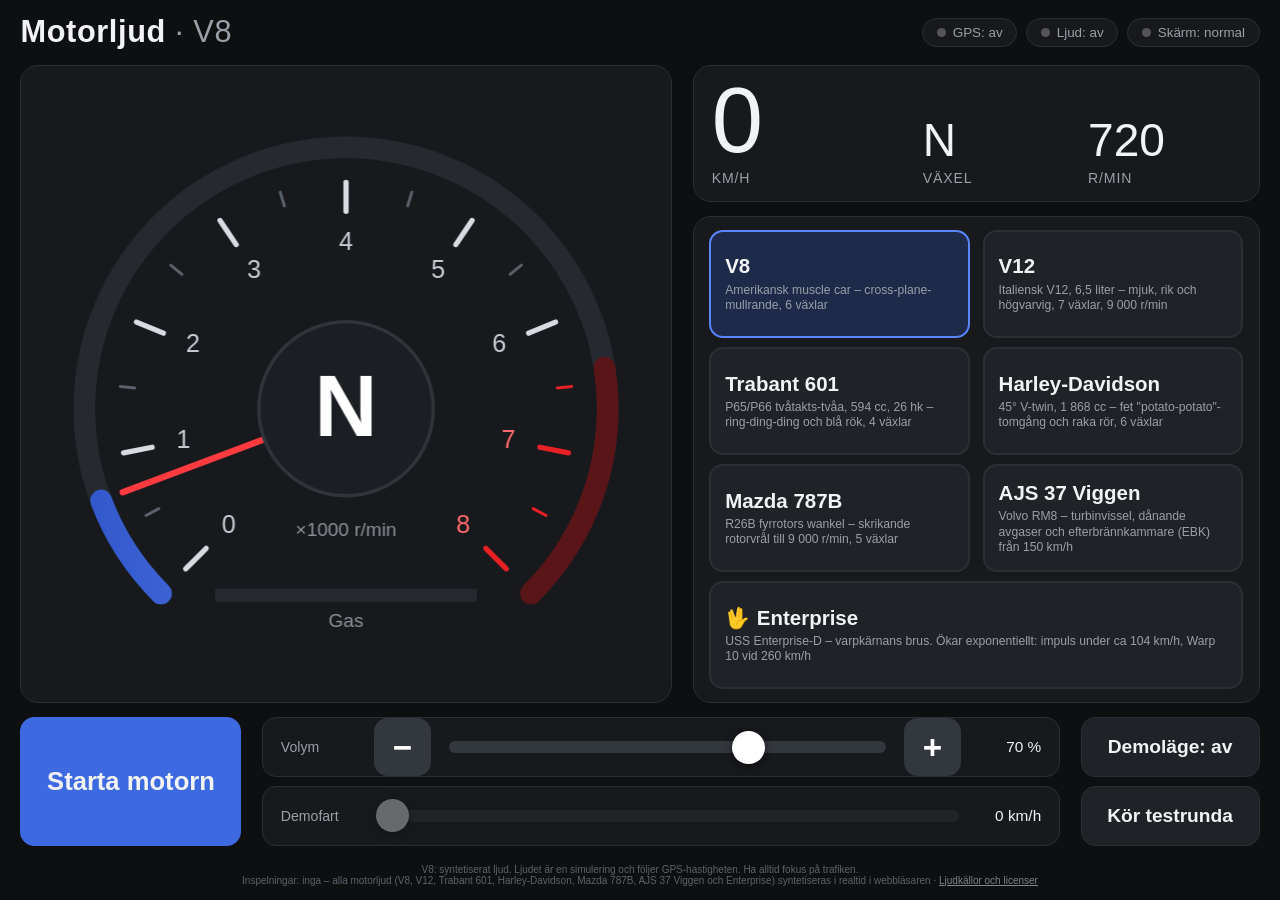
<file: index.html>
<!DOCTYPE html>
<html lang="sv">
<head>
<meta charset="utf-8">
<meta name="viewport" content="width=device-width, initial-scale=1, maximum-scale=1, user-scalable=no">
<meta name="theme-color" content="#111214">
<link rel="icon" href="data:,">
<title>Motorljud – välj din motor</title>
<style>
  :root{
    --bg:#0e0f11; --panel:#17191c; --panel2:#1f2226; --line:#2b2f35;
    --txt:#f2f3f5; --dim:#9aa0a8; --acc:#3e6ae1; --acc2:#5b84ff; --red:#e82127; --ok:#33c26b; --warn:#f0a020;
    --r:18px;
  }
  *{box-sizing:border-box;-webkit-tap-highlight-color:transparent}
  html,body{margin:0;height:100%;background:var(--bg);color:var(--txt);
    font-family:"Gotham SSm","Gotham","Helvetica Neue",Arial,system-ui,sans-serif;user-select:none;-webkit-user-select:none;overflow:hidden}
  .app{display:grid;grid-template-rows:auto 1fr auto;height:100vh;padding:1.6vh 1.6vw;gap:1.6vh}
  header{display:flex;align-items:center;justify-content:space-between;gap:1vw}
  h1{margin:0;font-size:clamp(20px,2.4vw,46px);font-weight:600;letter-spacing:.02em}
  h1 span{color:var(--dim);font-weight:400}
  .chips{display:flex;gap:.7vw;flex-wrap:wrap;justify-content:flex-end}
  .chip{display:flex;align-items:center;gap:.5em;background:var(--panel);border:1px solid var(--line);border-radius:999px;
    padding:.45em 1em;font-size:clamp(12px,1.05vw,20px);color:var(--dim);white-space:nowrap}
  .dot{width:.7em;height:.7em;border-radius:50%;background:#555}
  .dot.ok{background:var(--ok)} .dot.warn{background:var(--warn)} .dot.err{background:var(--red)}
  main{display:grid;grid-template-columns:1.15fr 1fr;gap:1.6vw;min-height:0}
  .card{background:var(--panel);border:1px solid var(--line);border-radius:var(--r);min-height:0}
  .gauge{position:relative;display:flex;align-items:center;justify-content:center;padding:1vh}
  #tach{width:100%;height:100%;display:block}
  .right{display:grid;grid-template-rows:auto 1fr;gap:1.6vh;min-height:0}
  .readout{display:grid;grid-template-columns:1.3fr 1fr 1fr;gap:1vw;padding:1.6vh 1.4vw;align-items:end}
  .big{font-size:clamp(48px,7.2vw,150px);font-weight:300;line-height:.9;font-variant-numeric:tabular-nums}
  .mid{font-size:clamp(30px,3.6vw,76px);font-weight:400;line-height:1;font-variant-numeric:tabular-nums}
  .lbl{color:var(--dim);font-size:clamp(12px,1.1vw,22px);margin-top:.5em;letter-spacing:.06em;text-transform:uppercase}
  .engines{display:grid;grid-template-columns:1fr 1fr;grid-auto-rows:1fr;gap:1vh 1vw;padding:1.4vh 1.2vw;min-height:0}
  .eng{appearance:none;border:2px solid var(--line);background:var(--panel2);color:var(--txt);border-radius:14px;text-align:left;
    padding:1.1vh 1.1vw;cursor:pointer;display:flex;flex-direction:column;justify-content:center;min-height:0;transition:border-color .15s,background .15s}
  .eng b{font-size:clamp(16px,1.6vw,32px);font-weight:600}
  .eng small{color:var(--dim);font-size:clamp(11px,.95vw,19px);margin-top:.35em;line-height:1.25}
  .eng.sel{border-color:var(--acc2);background:#1d2a4a}
  .eng:active{transform:scale(.985)}
  .eng.wide{grid-column:span 2}
  footer{display:grid;grid-template-columns:auto 1fr auto;gap:1.6vw;align-items:stretch}
  .btn{appearance:none;border:0;border-radius:14px;background:var(--panel2);color:var(--txt);font:inherit;
    font-size:clamp(16px,1.5vw,30px);font-weight:600;padding:0 2vw;min-height:clamp(56px,8vh,110px);cursor:pointer;border:1px solid var(--line)}
  .btn:active{filter:brightness(1.25)}
  .btn.start{background:var(--acc);border-color:var(--acc);min-width:clamp(160px,17vw,340px);font-size:clamp(20px,2vw,40px)}
  .btn.start.on{background:var(--red);border-color:var(--red)}
  .btn.toggle.on{background:#1d2a4a;border-color:var(--acc2);color:#fff}
  .ctrl{display:flex;align-items:center;gap:1.2vw;background:var(--panel);border:1px solid var(--line);border-radius:14px;padding:0 1.4vw;min-width:0}
  .ctrl label{color:var(--dim);font-size:clamp(12px,1.1vw,22px);white-space:nowrap;min-width:5.5em}
  .ctrl .val{font-variant-numeric:tabular-nums;min-width:4.2em;text-align:right;font-size:clamp(14px,1.2vw,24px)}
  .rows{display:grid;grid-template-rows:1fr 1fr;gap:1vh}
  input[type=range]{-webkit-appearance:none;appearance:none;flex:1;height:clamp(36px,5vh,64px);background:transparent;min-width:0}
  input[type=range]::-webkit-slider-runnable-track{height:12px;border-radius:6px;background:#33373e}
  input[type=range]::-webkit-slider-thumb{-webkit-appearance:none;width:clamp(30px,2.6vw,52px);height:clamp(30px,2.6vw,52px);border-radius:50%;
    background:#fff;margin-top:calc((12px - clamp(30px,2.6vw,52px))/2);box-shadow:0 2px 8px #0008}
  input[type=range]::-moz-range-track{height:12px;border-radius:6px;background:#33373e}
  input[type=range]::-moz-range-thumb{width:40px;height:40px;border-radius:50%;background:#fff;border:0}
  input[type=range]:disabled{opacity:.35}
  input[type=range]{touch-action:none}
  .vbtn{flex:0 0 auto;width:clamp(48px,4.5vw,80px);height:clamp(48px,4.5vw,80px);border-radius:14px;border:0;background:#33373e;color:#fff;font-size:clamp(26px,2.6vw,44px);font-weight:700;line-height:1;cursor:pointer;touch-action:manipulation}
  .vbtn:active{background:#4a4f58}
  .side{display:flex;flex-direction:column;gap:1vh}
  .side .btn{flex:1;min-height:0}
  #msg{position:fixed;left:50%;top:12vh;transform:translateX(-50%);max-width:70vw;background:#2a1a1a;border:1px solid var(--red);
    color:#ffd9d9;padding:1.2em 1.6em;border-radius:14px;font-size:clamp(14px,1.3vw,26px);display:none;z-index:5;box-shadow:0 10px 40px #000a}
  #msg.info{background:#1a2238;border-color:var(--acc2);color:#dfe7ff}
  #msg button{margin-top:.8em}
  .credit{color:#5d636b;font-size:clamp(10px,.75vw,15px);text-align:center;margin-top:.4vh}
  .credit a{color:#7d848d}

  /* ===== Mobil i liggande läge ===== */
  @supports (height:100dvh){ .app{height:100dvh} }
  @media (orientation:landscape) and (max-height:540px){
    .app{padding:6px max(8px,env(safe-area-inset-right)) 6px max(8px,env(safe-area-inset-left));gap:6px}
    h1{font-size:16px}
    .chips{gap:4px}
    .chip{font-size:10px;padding:3px 7px}
    main{grid-template-columns:0.9fr 1.25fr;gap:8px}
    .card{border-radius:12px}
    .gauge{padding:2px}
    .right{gap:6px}
    .readout{padding:6px 10px;gap:6px}
    .big{font-size:clamp(30px,11vh,56px)}
    .mid{font-size:clamp(20px,7vh,36px)}
    .lbl{font-size:10px;margin-top:2px}
    .engines{grid-template-columns:repeat(3,1fr);gap:5px;padding:6px}
    .eng.wide{grid-column:1 / -1}
    .eng{padding:4px 8px;border-radius:10px;border-width:2px}
    .eng b{font-size:clamp(12px,3.6vh,16px)}
    .eng small{display:none}
    footer{grid-template-columns:auto 1fr auto;gap:6px}
    .btn{font-size:13px;padding:0 10px;min-height:0;border-radius:10px}
    .btn.start{min-width:110px;font-size:15px}
    .rows{gap:4px}
    .ctrl{gap:6px;padding:0 8px;border-radius:10px}
    .ctrl label{font-size:11px;min-width:4em}
    .ctrl .val{font-size:12px;min-width:3.4em}
    input[type=range]{height:30px}
    input[type=range]::-webkit-slider-thumb{width:24px;height:24px;margin-top:-6px}
    .vbtn{width:34px;height:30px;font-size:20px;border-radius:8px}
    .side{gap:4px}
    .credit{font-size:9px;margin-top:0;line-height:1}
    .credit .cr-long{display:none}
    #msg{top:4vh;max-width:90vw;font-size:13px;padding:.8em 1em}
  }
  /* Mobil i stående läge: be användaren vrida */
  #rotate{display:none}
  @media (orientation:portrait) and (max-width:600px){
    #rotate{display:flex;position:fixed;inset:0;z-index:20;background:var(--bg);color:var(--txt);align-items:center;justify-content:center;
      flex-direction:column;gap:14px;text-align:center;padding:24px;font-size:18px}
    #rotate .ico{font-size:56px}
  }
</style>
</head>
<body>
<div class="app">
  <header>
    <h1>Motorljud <span id="engTitle">· V8</span></h1>
    <div class="chips">
      <div class="chip"><span class="dot" id="dGps"></span><span id="tGps">GPS: av</span></div>
      <div class="chip"><span class="dot" id="dAud"></span><span id="tAud">Ljud: av</span></div>
      <div class="chip"><span class="dot" id="dWake"></span><span id="tWake">Skärm: normal</span></div>
    </div>
  </header>

  <main>
    <div class="card gauge"><canvas id="tach" aria-label="Varvräknare"></canvas></div>
    <div class="right">
      <div class="card readout">
        <div><div class="big" id="spd">0</div><div class="lbl">km/h</div></div>
        <div><div class="mid" id="gear">N</div><div class="lbl" id="gearLbl">Växel</div></div>
        <div><div class="mid" id="rpm">0</div><div class="lbl" id="rpmLbl">r/min</div></div>
      </div>
      <div class="card engines" id="engines"></div>
    </div>
  </main>

  <footer>
    <button class="btn start" id="startBtn">Starta motorn</button>
    <div class="rows">
      <div class="ctrl"><label for="vol">Volym</label><button type="button" class="vbtn" id="volDown" aria-label="Sänk volymen">−</button><input type="range" id="vol" min="0" max="100" step="5" value="70"><button type="button" class="vbtn" id="volUp" aria-label="Höj volymen">+</button><span class="val" id="volV">70 %</span></div>
      <div class="ctrl"><label for="demoSpd">Demofart</label><input type="range" id="demoSpd" min="0" max="260" value="0" disabled><span class="val" id="demoV">0 km/h</span></div>
    </div>
    <div class="side">
      <button class="btn toggle" id="demoBtn">Demoläge: av</button>
      <button class="btn" id="tripBtn" disabled>Kör testrunda</button>
    </div>
  </footer>
  <div class="credit"><span class="cr-long"><span id="srcInfo"></span> Ljudet är en simulering och följer GPS-hastigheten. Ha alltid fokus på trafiken.<br>Inspelningar: <span id="credits"></span> · </span><a href="sounds/CREDITS.html" target="_blank" rel="noopener">Ljudkällor och licenser</a></div>
</div>
<div id="msg"></div>
<div id="rotate"><div class="ico">📱↻</div><div>Vrid mobilen till liggande läge</div></div>

<script>
"use strict";
/*ENGINES-START*/
// Motorer. gears = km/h per 1000 r/min i varje växel. Vinklar = tändvinklar (grader) i arbetscykeln.
// Fartområde: 0–260 km/h (MAX_KMH). Alla växellådor och kurvor är anpassade så att 260 km/h nås under varvtalsgränsen.
const MAX_KMH = 260;
const ENGINES = {
  v8: {
    id:'v8', legacy:true, name:'V8', desc:'Amerikansk muscle car – cross-plane-mullrande, 6 växlar',
    cylinders:8, cycleDeg:720,
    // GM-tändföljd 1-8-4-3-6-5-7-2, udda = vänster bank (0), jämna = höger (1) -> ojämn puls per bank = "burble"
    fire:[[0,0],[90,1],[180,1],[270,0],[360,1],[450,0],[540,0],[630,1]],
    idle:720, redline:6400, launch:2000, inertia:0.075, flutter:0,
    gears:[11.5,17,24,31,40,52], upCruise:2100, upFull:5900, down:1200, shiftTime:0.32, aRef:10,
    pulseTau:0.0016, noiseMix:0.35, noiseTau:0.004, variance:0.22, misfire:0,
    knock:0, knockFreq:2500,
    banks:2, bankDetune:1.08,
    res:[[95,1.1,1.0],[300,2.0,0.6],[820,2.6,0.28],[1900,3,0.08]], direct:0.25,
    pipeMs:9, pipeFb:-0.5, pipeDamp:0.35,
    lpLow:900, lpHigh:5200, driveLow:1.3, driveHigh:3.4,
    pops:0.07, popMinRpm:2200, intake:0.10, intakeFc:700, mech:0.025, mechFreq:2600,
    turbo:null, fan:null, tracks:0, wind:0, gain:1.8
  },
  v12: {
    // Helt syntetiserad 65°-V12 (Ferrari/Lamborghini-karaktär): två bankar med var sitt avgassystem,
    // små skillnader mellan cylindrarna (ger de "halva" motorordningarna = rikedom/rasp) och ett
    // ordningslager (övertoner i 3:e, 6:e, 9:e, 12:e ordningen) som ger det rena, skrikande V12-tjutet på höga varv.
    id:'v12', name:'V12', desc:'Italiensk V12, 6,5 liter – mjuk, rik och högvarvig, 7 växlar, 9 000 r/min',
    cylinders:12, cycleDeg:720,
    fire:[[0,0],[60,1],[120,0],[180,1],[240,0],[300,1],[360,0],[420,1],[480,0],[540,1],[600,0],[660,1]],
    cylAmp:[1,0.88,1.1,0.95,1.05,0.86,0.97,1.12,0.91,1.03,0.93,1.08],
    idle:1000, redline:9000, launch:3200, inertia:0.04, flutter:0, jitter:0.003,
    gears:[9,12.8,16.5,20.5,24.8,29.3,34.5], upCruise:3000, upFull:8700, down:1800, shiftTime:0.1, aRef:10,
    pulseTau:0.0006, noiseMix:0.16, noiseTau:0.002, variance:0.05, misfire:0,
    knock:0, knockFreq:3000,
    banks:2, bankDetune:1.04,
    res:[[150,1.0,1.2],[320,1.4,1.0],[620,1.6,0.9],[1250,2.0,0.6],[2500,2.5,0.32],[4200,3,0.12]], direct:0.3,
    pipeMs:4, pipeFb:-0.35, pipeDamp:0.25,
    lpLow:1800, lpHigh:8500, driveLow:1.3, driveHigh:3.0,
    pops:0.05, popMinRpm:3500, intake:0.2, intakeFc:1600, mech:0.02, mechFreq:3800,
    orders:{list:[[1.5,0.10],[3,0.55],[4.5,0.14],[6,1],[7.5,0.1],[9,0.45],[12,0.6],[15,0.18],[18,0.28],[24,0.14]], gain:0.1, fmax:7500, lo:0.35},
    turbo:null, fan:null, tracks:0, wind:0, gain:1.7
  },
  trabant: {
    // Trabant 601, motor P65/P66: luftkyld tvåtakts radtvåa, 594,5 cc, 26 hk vid 4 200 r/min, kilremsdriven axialfläkt.
    // Vevtapparna sitter 180° isär och en tvåtaktare tänder varje varv -> tändning var 180° = 2 pulser per varv (2·r/min/60 Hz).
    // two = tvåtaktsmodell: dålig spolning på tomgång/låg last lämnar avgasrester i cylindern -> tändningen uteblir
    // ("fyrtaktning", ibland 6-/8-taktning) och nästa tändning smäller hårdare. Varje puls får dessutom en tidsförskjutning
    // och kraftig amplitudvariation (otakt), och portöppningen ger en Helmholtz-"plopp" runt 1 kHz.
    // Avgassystemet (förljuddämpare + tunn plåtburk) modelleras som ihåligt rör (kamfilter) + smala burkresonanser 560–1500 Hz.
    // Gaslyft: fler feltändningar och smällar/knaster. Fjärde växeln har frihjul (Freilauf): vid gaslyft rullar bilen och motorn går på tomgång.
    // Verklig toppfart är ca 100–108 km/h; här är 4-växlad låda utdragen så att 260 km/h nås under varvtalsgränsen.
    id:'trabant', name:'Trabant 601', desc:'P65/P66 tvåtakts-tvåa, 594 cc, 26 hk – ring-ding-ding och blå rök, 4 växlar',
    cylinders:2, cycleDeg:360,
    fire:[[0,0],[180,0]], cylAmp:[1,0.8],
    idle:850, redline:4500, launch:2100, inertia:0.05, flutter:0.06, jitter:0.035,
    gears:[12,22,37,60], upCruise:2700, upFull:4300, down:1350, shiftTime:0.5, aRef:9, freewheel:true,
    // revDown: frikopplad motor (friläge, kopplingen nedtryckt vid växling, frihjul) varvar ner långsamt. Retardation (r/min per s)
    // = a + x/tau + x²/k, x = varv över målvarvet (friktion + pumpförluster). Anpassad till referensinspelningen: en blipp till
    // ca 1 500 r/min når halvvägs efter ca 1,3 s och tomgång efter ca 3 s. revDownCoupled: med kopplingen i följer varvet vägen mjukt.
    revDown:{a:110, tau:4, k:8000}, revDownCoupled:0.15,
    // v8: inställd mot referensvideon (Rwg1geTDOb8) med objektiva mått per avsnitt (tomgång, gaspådrag, topp, fri nedvarvning):
    // spektrum i tersband, resonanstoppar, brus/ton-förhållande, smällarnas form och täthet, nivåer. Inget ljud från inspelningen används.
    // Tomgången i referensen: brusiga smällar på 20–30 ms (flera småpulser) ca 5 gånger/s ovanpå en jämn matta ca 14 dB under –
    // inga helt tysta takter. Därför: blast (smällkedja per tändning), missA (svag förbränning i stället för tystnad),
    // missDec/missAdec (glesare smällar och djupare luckor vid fri nedvarvning).
    pulseTau:0.00035, noiseMix:0.3, noiseTau:0.004, variance:0, misfire:0,
    knock:0.03, knockFreq:1600,
    banks:1, bankDetune:1,
    // kroppsresonanser uppmätta i referensen (frekvens, Q ur -3 dB-bredd; förstärkning anpassad så att topparnas höjd stämmer)
    res:[[110,1.0,0.22],[258,7,0.64],[486,20,0.5],[683,45,2.2],[1140,14,1.8],[1397,28,0.47],[1957,30,2.93],[2522,40,1.16],[3352,40,0.8],[4658,60,1.03]], direct:0.35,
    pipeMs:1.04, pipeFb:-0.5, pipeDamp:0.2,
    // v9: under gas var v8 för kraftigt (+18 dB över tomgång, hårt mättat). Nu ca +10 dB som referensens varvning (+6…+11 dB):
    // loadAtt dämpar nivån med lasten, mindre mättnad (driveHigh), mindre plåt och rasp under gas. Tomgången (last 0) är oförändrad.
    lpLow:5000, lpHigh:7000, driveLow:1.6, driveHigh:1.1, loadAtt:1.9,
    pops:0.3, popMinRpm:1300, intake:0.04, intakeFc:1200, mech:0.012, mechFreq:2400,
    two:{scavBase:0.33, scavLoad:0.62, scavRpm:0.25, missThr:0.38, missK:1.4, missOver:0.35, missIdle:0.29, missLoad:0.22, missBoost:0.5, ampVar:0.6, tJit:0.22, tJitLoad:0.5,
         hzF:1050, hzVar:0.12, hzQ:7, hzTau:0.0012, hzImp:4, hzGain:1.64,
         weakIdle:0.3, raspF:2100, raspQ:1.2, raspTau:0.02, raspIdleX:1.0, raspG:0.196, raspLoad:0.2, floorF:1500, floorQ:0.7, floorG:0.109,
         mainK:0.19, blast:{att:0.003, dec:0.0232, rate:770, imp:0.935, noise:0.78, bip:0.05},
         missA:0.3, missAln:0.5, missDec:0.8, missAdec:0.6},
    ring:{f:[1957,3352],q:30,gain:0.2,tau:0.004},
    // plate = "plåtighet" under gas: plåtmoder på referensens toppar (1957 Hz dubblerad, 2522, 3352, 4658 Hz), studs/skrammel från lös plåt
    // med asymmetrisk klippning, och en nasal burkton ~1,1 kHz. Allt skalas med last och varv, så tomgång och gaslyft påverkas inte.
    plate:{f:[1957,2522,1962,4658,3352], q:[30,40,30,60,40], tau:0.006, gain:0.8, imp:6, noise:0.2, rattle:0.6, clip:0.4,
           nasF:1150, nasQ:2.5, nasG:0.9},
    // post = slut-EQ anpassad (minsta kvadrat) till skillnaden i tersbandsspektrum mot referensen
    post:[['ls',133,2.5,-0.6],['pk',284,1.24,-8.5],['pk',2376,2.26,-10],['pk',3989,1.49,5.2],['hs',6999,0.91,-5.2]],
    turbo:null, fan:{k:0.38, q:9, gain:0.008}, tracks:0, wind:0.05, gain:3.0
  },
  harley: {
    // 45°-V-twin (Milwaukee-Eight 114, 1 868 cc), gemensam vevtapp: tändning vid 0° och 315° -> 315°/405°-mellanrum
    // = det klassiska ojämna "potato-potato". Tungt svänghjul (varvtalet pulserar inom varje arbetscykel), raka rör.
    id:'harley', name:'Harley-Davidson', desc:'45° V-twin, 1 868 cc – fet "potato-potato"-tomgång och raka rör, 6 växlar',
    cylinders:2, cycleDeg:720,
    fire:[[0,0],[315,0]], cylAmp:[1,0.8],
    idle:760, redline:5600, launch:1700, inertia:0.12, flutter:0.1, jitter:0.012,
    gears:[13,19,26,34,43,53], upCruise:2300, upFull:5100, down:1250, shiftTime:0.38, aRef:10,
    pulseTau:0.0034, noiseMix:0.42, noiseTau:0.006, variance:0.16, misfire:0,
    knock:0.06, knockFreq:1400,
    banks:1, bankDetune:1,
    res:[[52,1.2,1.0],[115,1.6,0.85],[240,2.0,0.5],[600,2.5,0.2],[1500,3,0.06]], direct:0.22,
    pipeMs:13, pipeFb:-0.35, pipeDamp:0.5,
    lpLow:650, lpHigh:4200, driveLow:1.9, driveHigh:4.2,
    pops:0.12, popMinRpm:1700, intake:0.08, intakeFc:600, mech:0.03, mechFreq:1900,
    turbo:null, fan:null, tracks:0, wind:0.04, gain:2.0
  },
  mazda787b: {
    // R26B fyrrotors wankel, 2,6 liter, Le Mans 1991. Varje rotor tänder en gång per excenteraxelvarv -> 4 pulser/varv,
    // jämnt fördelade = slätt, gällt skrik utan V-motorns mullrande. Perifera insugsportar -> ojämn, "brappig" tomgång.
    id:'mazda787b', name:'Mazda 787B', desc:'R26B fyrrotors wankel – skrikande rotorvrål till 9 000 r/min, 5 växlar',
    cylinders:4, cycleDeg:360,
    fire:[[0,0],[90,0],[180,0],[270,0]], cylAmp:[1,0.9,1.06,0.94],
    idle:1500, redline:9000, launch:4000, inertia:0.035, flutter:0, jitter:0.01,
    gears:[11,15.5,20.5,25.5,31], upCruise:4600, upFull:8800, down:3300, shiftTime:0.09, aRef:12,
    pulseTau:0.0004, noiseMix:0.5, noiseTau:0.0016, variance:0.14, misfire:0.16,
    knock:0, knockFreq:3000,
    banks:1, bankDetune:1,
    res:[[200,1.2,0.5],[620,1.4,1.0],[1500,2.0,0.85],[3200,2.5,0.5],[5600,3,0.25]], direct:0.4,
    pipeMs:3, pipeFb:-0.35, pipeDamp:0.2,
    lpLow:2400, lpHigh:14000, driveLow:1.6, driveHigh:4.0,
    pops:0.1, popMinRpm:4000, intake:0.24, intakeFc:2500, mech:0.025, mechFreq:4500,
    orders:{list:[[1,0.12],[2,0.15],[4,1],[8,0.55],[12,0.3],[16,0.15]], gain:0.08, fmax:8000, lo:0.3},
    turbo:null, fan:null, tracks:0, wind:0, gain:1.7
  },
  viggen: {
    // Volvo RM8 (dubbelströmsmotor) med efterbrännkammare. "Varvtal" = högtrycksrotorns varvtal i %.
    // Turbinvisslingen stiger med farten; efterbrännkammaren tänds i tre steg vid högre fart.
    id:'viggen', mode:'jet', name:'AJS 37 Viggen', desc:'Volvo RM8 – turbinvissel, dånande avgaser och efterbrännkammare (EBK) från 150 km/h',
    idle:55, redline:103, inertia:1.1, gain:1.6, aRef:10,
    ab:[150,190,225], abHyst:10
  },
  enterprise: {
    // Helt syntetiserat "varpkärnebrus" (inget inspelat ljud). Ingen växellåda: "varvtal" = warpnivå (0–1 impuls, 1–10 warp).
    // Nivån ökar exponentiellt med farten: lv = 10·(e^(v/75)−1)/(e^(255/75)−1) -> Warp 1 vid ca 104 km/h, Warp 10 vid 255–260 km/h.
    id:'enterprise', mode:'warp', name:'🖖 Enterprise', desc:'USS Enterprise-D – varpkärnans brus. Ökar exponentiellt: impuls under ca 104 km/h, Warp 10 vid 260 km/h',
    idle:0, redline:10.5, inertia:0.6, gain:1.0, warpTau:75
  }
};
/*ENGINES-END*/

/*DSP-START*/
function dspFactory(){
  const TAU = Math.PI*2;
  function bpCoef(s,f,q,sr){
    f = Math.min(f, sr*0.45);
    const w=TAU*f/sr, al=Math.sin(w)/(2*q), a0=1+al;
    s.b0=al/a0; s.b2=-al/a0; s.a1=-2*Math.cos(w)/a0; s.a2=(1-al)/a0; return s;
  }
  function bp(f,q,sr){ return bpCoef({x1:0,x2:0,y1:0,y2:0},f,q,sr); }
  function run(s,x){ const y=s.b0*x+s.b2*s.x2-s.a1*s.y1-s.a2*s.y2; s.x2=s.x1; s.x1=x; s.y2=s.y1; s.y1=y; return y; }
  function onePoleK(fc,sr){ return 1-Math.exp(-TAU*fc/sr); }
  // allmän biquad (RBJ): peaking ('pk') och high-/lowshelf ('hs'/'ls'), används av Trabantens slut-EQ (c.post)
  function bq(type,f,q,db,sr){ const A=Math.pow(10,db/40), w=TAU*Math.min(f,sr*0.45)/sr, cw=Math.cos(w), sw=Math.sin(w), al=sw/(2*q); let b0,b1,b2,a0,a1,a2;
    if(type==='pk'){ b0=1+al*A; b1=-2*cw; b2=1-al*A; a0=1+al/A; a1=-2*cw; a2=1-al/A; }
    else { const sA=2*Math.sqrt(A)*al, s=type==='hs'?1:-1;
      b0=A*((A+1)+s*(A-1)*cw+sA); b1=-2*s*A*((A-1)+s*(A+1)*cw); b2=A*((A+1)+s*(A-1)*cw-sA);
      a0=(A+1)-s*(A-1)*cw+sA; a1=2*s*((A-1)-s*(A+1)*cw); a2=(A+1)-s*(A-1)*cw-sA; }
    return {b0:b0/a0,b1:b1/a0,b2:b2/a0,a1:a1/a0,a2:a2/a0,x1:0,x2:0,y1:0,y2:0}; }
  function run2(s,x){ const y=s.b0*x+s.b1*s.x1+s.b2*s.x2-s.a1*s.y1-s.a2*s.y2; s.x2=s.x1; s.x1=x; s.y2=s.y1; s.y1=y; return y; }

  // ---------- Inspelningsbaserad motor: granulär återgivning med varvtalskarta ----------
  // Källan är en inspelning där varvtalet är uppmätt var 10:e ms. Korta korn (Hann-fönster, 50 % överlapp)
  // väljs där källans varvtal ligger nära önskat varvtal (och åt rätt håll: gas = stigande, motorbroms = fallande),
  // och spelas upp med tonhöjdsförskjutning rate = önskat/källans varvtal. Hopp mellan ställen i inspelningen
  // fasjusteras (WSOLA) så att övergångarna blir sömlösa.
  class Sampler{
    constructor(sr,S){
      this.sr=sr; this.x=S.data; this.hopS=S.hop*sr; const r=S.rpm, n=r.length;
      this.rpm=Float32Array.from(r);
      const dir=new Float32Array(n), ok=new Uint8Array(n), k=5;
      for(let i=0;i<n;i++){
        const a=r[Math.max(0,i-k)], b=r[Math.min(n-1,i+k)];
        dir[i]=(a>0&&b>0)?(b-a)/(Math.min(n-1,i+k)-Math.max(0,i-k))/S.hop:0; // r/min per sekund
      }
      // giltig startpunkt: källan måste vara giltig minst 0,35 s framåt
      const need=Math.ceil(0.35/S.hop);
      let run=0; for(let i=n-1;i>=0;i--){ run=r[i]>0?run+1:0; ok[i]=run>need?1:0; }
      this.dir=dir; this.ok=ok;
      const idx=[]; for(let i=0;i<n;i++) if(ok[i]) idx.push(i);
      idx.sort((a,b)=>r[a]-r[b]); this.idx=Int32Array.from(idx);
      this.minR=idx.length?r[idx[0]]:0; this.maxR=idx.length?r[idx[idx.length-1]]:0;
      this.N=Math.round(0.046*sr)&~1; this.H=this.N>>1;
      this.win=new Float32Array(this.N); for(let i=0;i<this.N;i++) this.win[i]=0.5-0.5*Math.cos(2*Math.PI*i/this.N);
      this.g=[{p:0,r:1,t:this.N},{p:0,r:1,t:this.N}]; this.cur=0; this.cnt=0; this.seed=987654;
      this.lastP=-1; this.lastR=1;
    }
    rnd(){ let x=this.seed; x^=x<<13; x^=x>>>17; x^=x<<5; this.seed=x|0; return (x>>>0)/4294967296; }
    srcRpm(p){ const f=p/this.hopS, i=f|0; if(i<0||i>=this.rpm.length-1) return 0; const a=this.rpm[i], b=this.rpm[i+1]; if(!a||!b) return 0; return a+(b-a)*(f-i); }
    at(p){ const i=p|0, f=p-i, x=this.x; if(i<0||i+1>=x.length) return 0; return x[i]+(x[i+1]-x[i])*f; }
    lower(R){ let lo=0, hi=this.idx.length; while(lo<hi){ const m=(lo+hi)>>1; if(this.rpm[this.idx[m]]<R) lo=m+1; else hi=m; } return lo; }
    // önskad riktning: +1 stigande (gas), -1 fallande (motorbroms), 0 jämnt
    score(i,R,want,tol){ const rs=this.rpm[i]; const e=Math.abs(Math.log(R/rs))/tol; const d=this.dir[i];
      const cls=d>350?1:(d<-350?-1:0); let pen=0;
      if(want===1&&cls===-1) pen=1.5; else if(want===-1&&cls===1) pen=1.5; else if(want===0&&cls!==0) pen=0.35;
      return e+pen; }
    pick(R,want){
      const n=this.idx.length; if(!n) return -1; const tol=0.07;
      let lo=this.lower(R*Math.exp(-tol)), hi=this.lower(R*Math.exp(tol));
      if(hi-lo<6){ const c=this.lower(R); lo=Math.max(0,c-12); hi=Math.min(n,c+12); }
      let best=-1, bs=1e9;
      for(let k=0;k<10;k++){ const i=this.idx[lo+Math.floor(this.rnd()*(hi-lo))]; const s=this.score(i,R,want,tol)+this.rnd()*0.3; if(s<bs){bs=s;best=i;} }
      return best;
    }
    newGrain(R,want){
      const N=this.N, H=this.H; let p, r;
      const prev=this.g[this.cur];
      const cont=this.lastP>=0 ? this.lastP+H*this.lastR : -1;
      let useCont=false;
      if(cont>=0){ const fi=(cont/this.hopS)|0; const rs=this.srcRpm(cont);
        if(fi<this.ok.length && this.ok[fi] && rs>0 && this.score(fi,R,want,0.07)<1.15) useCont=true; }
      if(useCont){ p=cont; r=R/this.srcRpm(cont); }
      else{
        const i=this.pick(R,want); if(i<0) return;
        const rs=this.rpm[i]; r=R/rs; p=i*this.hopS;
        if(cont>=0){ // WSOLA: hitta förskjutning som bäst matchar den naturliga fortsättningen
          const per=Math.min(this.sr*0.03, this.sr*120/(rs*4)); let bd=0, bc=-1e9;
          for(let d=-per; d<=per; d+=2){ let c=0;
            for(let j=0;j<H;j+=6){ c+=this.at(p+d+j*r)*this.at(cont+j*this.lastR); }
            if(c>bc){bc=c;bd=d;} }
          p=Math.max(0,p+bd);
        }
      }
      r=Math.max(0.3,Math.min(3.2,r));
      this.cur^=1; const g=this.g[this.cur]; g.p=p; g.r=r; g.t=0; this.lastP=p; this.lastR=r;
    }
    // fyller ut[] (mono), R = varvtal, want = riktning
    render(out,n,R,want){
      if(!this.idx.length){ for(let i=0;i<n;i++) out[i]=0; return; }
      const N=this.N, H=this.H, w=this.win, g0=this.g[0], g1=this.g[1];
      for(let i=0;i<n;i++){
        if(this.cnt<=0){ this.newGrain(R,want); this.cnt=H; }
        this.cnt--;
        let s=0;
        if(g0.t<N){ s+=w[g0.t]*this.at(g0.p+g0.t*g0.r); g0.t++; }
        if(g1.t<N){ s+=w[g1.t]*this.at(g1.p+g1.t*g1.r); g1.t++; }
        out[i]=s;
      }
    }
  }

  class EngineDSP{
    constructor(sr){ this.sr=sr; this.cfg=null; this.tRpm=0; this.tLoad=0; this.speed=0; this.rpm=0; this.load=0;
      this.pos=0; this.fade=0; this.on=false; this.seed=12345; this.ctr=0;
      this.samplers={}; this.smp=null; this.sw=0; this.sbuf=new Float32Array(4096); this.sLp=0; this.sDc=0; this.sDy=0; }
    setSample(S){ try{ this.samplers[S.id]=new Sampler(this.sr,S); }catch(e){ return; } if(this.cfg&&this.cfg.sample===S.id) this.smp=this.samplers[S.id]; }
    rnd(){ // snabb deterministisk brusgenerator, -1..1
      let x=this.seed; x^=x<<13; x^=x>>>17; x^=x<<5; this.seed=x|0; return ((x>>>0)/4294967296)*2-1; }
    setConfig(c){
      const sr=this.sr; this.cfg=c; this.smp=(c.sample&&this.samplers[c.sample])||null;
      if(c.mode==='warp'){ this.initWarp(); return; }
      if(c.mode==='jet'){ this.initJet(); return; }
      this.fire=c.fire.map(f=>[f[0]/c.cycleDeg,f[1]]);
      // statiska skillnader mellan cylindrarna (ger halva motorordningar) – används inte av V8
      this.cylAmp=c.cylAmp||null;
      if(c.orders){ const m=c.orders.list.length; this.ordPh=new Float64Array(m); this.ordAm=new Float32Array(m).fill(1); this.ordG=new Float32Array(m); }
      this.banks=[];
      for(let b=0;b<c.banks;b++){
        const det = b===0?1:c.bankDetune;
        const D=Math.max(8,Math.round(c.pipeMs*det*sr/1000));
        this.banks.push({s1:0,s2:0,nEnv:0,buf:new Float32Array(D),D,w:0,lp:0,
          res:c.res.map(r=>({f:bp(r[0]*det,r[1],sr),g:r[2]}))});
      }
      this.cPulse=Math.exp(-1/(c.pulseTau*sr)); this.pNorm=c.pulseTau*sr*Math.E;
      this.dNoise=Math.exp(-1/(c.noiseTau*sr));
      this.knockBp=bp(c.knockFreq,2.5,sr); this.knockEnv=0; this.dKnock=Math.exp(-1/(0.0012*sr));
      this.popBp=bp(1700,0.8,sr); this.popEnv=0; this.dPop=Math.exp(-1/(0.004*sr)); this.popDelay=0; this.popPending=0;
      this.mechBp=bp(c.mechFreq,1.4,sr); this.intakeLp=0; this.kIn=onePoleK(c.intakeFc,sr);
      this.whPh=0; this.spool=0; this.whooshBp=bp(2400,0.9,sr);
      this.fanBp=bp(1000,c.fan?c.fan.q:5,sr);
      this.windLp=0; this.kWind=onePoleK(350,sr);
      // klang från cylinderlameller/plåt (tvåtaktaren): högt Q, exciteras av varje tändning
      this.ringF=c.ring?c.ring.f.map(f=>bp(f,c.ring.q,sr)):null; this.ringEnv=0; this.dRing=c.ring?Math.exp(-1/(c.ring.tau*sr)):0;
      this.trackPh=0; this.trackEnv=0; this.trackBp1=bp(820,7,sr); this.trackBp2=bp(2300,9,sr); this.trackLow=bp(160,1.5,sr); this.dTrack=Math.exp(-1/(0.012*sr));
      if(c.two){ const T=c.two, nf=c.fire.length; this.tsRes=new Float32Array(nf).fill(0.5); this.tsPend=new Int32Array(nf).fill(-1); this.tsAmp=new Float32Array(nf); this.tsBoost=new Uint8Array(nf);
        this.hzBp=bp(T.hzF,T.hzQ,sr); this.hzEnv=0; this.hzKick=0; this.dHz=Math.exp(-1/(T.hzTau*sr));
        // rasp: brusig avgasskur per tändning (10–20 ms) + konstant mekaniskt/fläktbrus, går förbi lågpassfiltret
        this.rpBp=bp(T.raspF||2500,T.raspQ||0.7,sr); this.rpEnv=0; this.dRp=Math.exp(-1/((T.raspTau||0.01)*sr)); this.flBp=bp(T.floorF||2000,T.floorQ||0.5,sr);
        // (v8) blast: varje tändning blir en 20–30 ms brusig smällkedja (flera småpulser) i stället för ett enda klick
        this.blT=0; this.blA=0; if(T.blast){ this.kBlA=1-Math.exp(-1/(T.blast.att*sr)); } }
      this.nasBp=null; this.plF=null;
      if(c.plate){ const P=c.plate; this.plF=P.f.map((f,i)=>bp(f,P.q[i],sr)); this.plEnv=0; this.plKick=0; this.dPl=Math.exp(-1/(P.tau*sr)); this.plReb=[-1,-1]; this.plRebA=[0,0];
        this.nasBp=bp(P.nasF,P.nasQ,sr); }
      this.plateOut=0;
      this.postEq=c.post?[0,1].map(()=>c.post.map(e=>bq(e[0],e[1],e[2],e[3],sr))):null;
      this.lp1=[0,0]; this.lp2=[0,0]; this.dcx=[0,0]; this.dcy=[0,0];
      this.kR=1-Math.exp(-1/(c.inertia*sr)); this.kL=1-Math.exp(-1/(0.06*sr));
      if(c.revDown){ this.kRc=1-Math.exp(-1/((c.revDownCoupled||c.inertia)*sr)); }
      if(this.rpm<=0) this.rpm=c.idle;
      this.kLP=0.2; this.drive=1;
    }
    // ---------- Enterprise: syntetiserad varpkärna ----------
    // tRpm = nivå: 0–1 = impuls (stiger svagt med farten), 1–10 = warpfaktor (heltal).
    initWarp(){
      const sr=this.sr;
      this.wl=0; this.wW=0;
      this.wP=new Float64Array(10);
      this.wNb=[bp(200,0.7,sr),bp(210,0.7,sr)]; this.wRum=[0,0]; this.kRum=onePoleK(90,sr);
      this.wLp=[0,0];
    }
    processWarp(L,R,n){
      const sr=this.sr, c=this.cfg, P=this.wP;
      const tgt=Math.max(0,Math.min(10,this.tRpm||0));
      // warpnivå: följer farten kontinuerligt (exponentiell kurva beräknas i Sim) – inget hoppljud
      const W=tgt>=1?Math.floor(tgt+1e-6):0;
      this.wW=W;
      const tau = tgt>this.wl ? 0.35 : 1.2;
      this.wl+=(tgt-this.wl)*(1-Math.exp(-n/(tau*sr)));
      const lv=this.wl, warp=Math.min(1,lv/10);
      // grundton: 41 Hz vid stillastående impuls, ca +1 halvton per warpsteg
      const f0=41*Math.pow(2,lv*1.5/12);
      const amp=lv<1 ? 0.30+0.07*lv : 0.38+0.055*lv;
      const thR=0.42+0.07*lv, thD=0.22+0.02*Math.min(lv,6);
      const shG=0.012+0.010*lv, nG=0.10+0.018*lv, rumG=0.5+0.05*lv;
      bpCoef(this.wNb[0],170+45*lv,0.7,sr); bpCoef(this.wNb[1],180+47*lv,0.7,sr);
      const fadeTarget=this.on?1:0, kF=1-Math.exp(-1/(0.25*sr));
      const kLp=onePoleK(900+350*lv,sr);
      const dt=1/sr;
      for(let i=0;i<n;i++){
        this.fade+=(fadeTarget-this.fade)*kF;
        // fasackumulatorer
        P[0]+=f0*dt; P[1]+=f0*1.0035*dt; P[2]+=f0*0.5*dt; P[3]+=thR*dt; P[4]+=0.13*dt;
        P[5]+=f0*12.02*dt; P[6]+=f0*16.97*dt; P[7]+=0.31*dt; P[8]+=f0*3*dt;
        for(let k=0;k<9;k++) if(P[k]>1e6) P[k]-=1e6;
        const a0=TAU*P[0], a1=TAU*P[1];
        const throb=1-thD*(0.5+0.5*Math.sin(TAU*P[3]))-0.08*(0.5+0.5*Math.sin(TAU*P[4]));
        const sub=Math.sin(TAU*P[2])*0.45;
        const hL=Math.sin(a0)+0.5*Math.sin(2*a0)+0.22*Math.sin(TAU*P[8])+0.12*Math.sin(4*a0+0.3);
        const hR=Math.sin(a1)+0.5*Math.sin(2*a1+0.2)+0.22*Math.sin(TAU*P[8]+0.5)+0.12*Math.sin(4*a1);
        const shim=(Math.sin(TAU*P[5])*(0.6+0.4*Math.sin(TAU*P[7]))+0.6*Math.sin(TAU*P[6])*(0.6-0.4*Math.sin(TAU*P[7])))*shG;
        const nz=this.rnd(), nz2=this.rnd();
        this.wRum[0]+=(nz-this.wRum[0])*this.kRum; this.wRum[1]+=(nz2-this.wRum[1])*this.kRum;
        let l=(hL+sub)*throb*0.55 + run(this.wNb[0],nz)*nG*throb + this.wRum[0]*rumG + shim;
        let r=(hR+sub)*throb*0.55 + run(this.wNb[1],nz2)*nG*throb + this.wRum[1]*rumG + shim;
        this.wLp[0]+=(l-this.wLp[0])*kLp; this.wLp[1]+=(r-this.wLp[1])*kLp;
        const ol=this.wLp[0]*0.75+l*0.25, or=this.wLp[1]*0.75+r*0.25;
        L[i]=Math.tanh(ol*amp*1.3*(c.gain||1))*this.fade;
        R[i]=Math.tanh(or*amp*1.3*(c.gain||1))*this.fade;
      }
    }
    // ---------- AJS 37 Viggen: syntetiserad Volvo RM8 med efterbrännkammare ----------
    initJet(){
      const sr=this.sr;
      this.jN=0; this.jAb=0; this.jStage=0; this.jLight=0; this.jT=0;
      this.jF1=[bp(1500,14,sr),bp(1500,14,sr)]; this.jF2=[bp(5000,18,sr),bp(5000,18,sr)];
      this.jRo=[[0,0],[0,0]]; this.jRu=[0,0]; this.jAbLp=[[0,0],[0,0]]; this.jCr=bp(1100,0.8,sr); this.jCrEnv=0;
      this.jPh=new Float64Array(4); this.jDc=[[0,0],[0,0]]; this.jMod=0; this.ab=this.ab||0;
    }
    processJet(L,R,n){
      const sr=this.sr, c=this.cfg, dt=1/sr;
      const tgt=Math.max(0,Math.min(1.08,((this.tRpm||c.idle)-c.idle)/(100-c.idle)));
      this.jN+=(tgt-this.jN)*(1-Math.exp(-n/((tgt>this.jN?1.3:2.0)*sr)));
      const st=Math.max(0,Math.min(3,this.ab|0));
      if(st>this.jStage && this.on) this.jLight=Math.max(this.jLight, this.jStage===0?1:0.55); // tändning av EBK: dovt "dunk"
      this.jStage=st;
      const abT=st/3; this.jAb+=(abT-this.jAb)*(1-Math.exp(-n/((abT>this.jAb?0.4:0.9)*sr)));
      const N=this.jN, ab=this.jAb;
      const f1=1800+2600*N, f2=Math.min(8000,1.9*f1+1200);
      bpCoef(this.jF1[0],f1,14,sr); bpCoef(this.jF1[1],f1*1.004,14,sr); bpCoef(this.jF2[0],f2,18,sr); bpCoef(this.jF2[1],f2*0.997,18,sr);
      const whA=0.24+0.12*N, toneA=0.04+0.05*N*N;
      const roA=0.25+1.1*Math.pow(N,2), kRo=onePoleK(350+2000*N,sr);
      const ruA=0.4+0.6*N*N+0.8*ab, kRu=onePoleK(85,sr);
      const abA=1.2*ab, kAb=onePoleK(260+160*ab,sr), crRate=ab*(50+40*N)/sr;
      const fadeTarget=this.on?1:0, kF=1-Math.exp(-1/(0.25*sr)), kM=onePoleK(3,sr);
      const P=this.jPh;
      for(let i=0;i<n;i++){
        this.fade+=(fadeTarget-this.fade)*kF;
        P[0]+=f1*dt; P[1]+=f2*dt; P[2]+=38*dt; if(P[0]>1e6)P[0]-=1e6; if(P[1]>1e6)P[1]-=1e6; if(P[2]>1e6)P[2]-=1e6;
        this.jMod+=(this.rnd()-this.jMod)*kM;
        const tone=toneA*(Math.sin(TAU*P[0])+0.35*Math.sin(TAU*P[1]))*(1+2*this.jMod);
        // efterbrännkammarens knaster
        if(this.rnd()*0.5+0.5<crRate) this.jCrEnv=Math.max(this.jCrEnv,0.5+0.5*(this.rnd()*0.5+0.5));
        const cr=run(this.jCr,this.rnd()*this.jCrEnv)*0.9*ab; this.jCrEnv*=0.996;
        let th=0; if(this.jLight>1e-4){ th=this.jLight*(Math.sin(TAU*P[2])*1.1+this.rnd()*0.25); this.jLight*=Math.exp(-1/(0.38*sr)); }
        const out=[0,0];
        for(let s=0;s<2;s++){
          const nz=this.rnd(), nz2=this.rnd();
          const wh=run(this.jF1[s],nz)*whA*3+run(this.jF2[s],nz2)*whA*0.9;
          const R0=this.jRo[s]; R0[0]+=(nz-R0[0])*kRo; R0[1]+=(R0[0]-R0[1])*kRo;
          this.jRu[s]+=(nz2-this.jRu[s])*kRu;
          const A=this.jAbLp[s]; A[0]+=(nz-A[0])*kAb; A[1]+=(A[0]-A[1])*kAb;
          let v=wh+tone+R0[1]*roA*(1+0.5*this.jMod)*2.2+this.jRu[s]*ruA*2.5+A[1]*abA*3.2+cr+th;
          const D=this.jDc[s]; const y=v-D[0]+0.997*D[1]; D[0]=v; D[1]=y;
          out[s]=Math.tanh(y*1.1*(c.gain||1))*this.fade;
        }
        L[i]=out[0]; R[i]=out[1];
      }
    }
    // ---------- Tvåtaktsmodell (Trabant): spolning, fyrtaktning, otakt ----------
    twoFire(k,rN,lp,ln){
      const c=this.cfg, T=c.two, u=()=>this.rnd()*0.5+0.5;
      const scav=Math.min(0.97,T.scavBase+T.scavLoad*lp+T.scavRpm*rN);  // andel avgaser som spolas ut
      const res=this.tsRes[k];
      // extra bortfall: på tomgång (ibland två i rad) och under gas (fler på låga/mellanvarv, färre nära max)
      const pIdle=(T.missIdle||0)*(1-lp)*(1-Math.min(1,ln*4))*(1-rN)*(res>T.missThr?1:0.35);
      const pLoad=(T.missLoad||0)*Math.min(1,lp*2.5)*(1-0.65*rN);
      // (v8) fri nedvarvning (friläge/frihjul, gasen släppt): glesa smällar med tysta luckor, som i referensen
      const dec=(T.missDec && lp<0.05 && this.tRpm<this.rpm-30)?Math.min(1,(this.rpm-this.tRpm)/300):0;
      const pMiss=Math.max(0,Math.min(0.92,Math.max(0,(res-T.missThr)*T.missK*(1-0.85*lp)+T.missOver*ln+pIdle+(dec?T.missDec*dec:0))+pLoad));
      const pop=()=>{ if(c.pops && ln>0.12 && this.rpm>c.popMinRpm && u()<c.pops*ln && !this.popPending){
          this.popPending=1; this.popDelay=Math.floor(this.sr*(0.003+0.012*u())); this.popAmp=0.5+0.9*u(); } };
      if(u()<pMiss){ // feltändning: en "död" takt som spolar ur cylindern -> nästa tändning blir ren och hård
        this.tsRes[k]=res*(1-scav)*0.3; if(this.tsBoost) this.tsBoost[k]=1; pop();
        if(T.missA){ // (v8) som i referensen: sällan helt tyst – en svag, utspädd förbränning i stället
          const per=this.sr*60/Math.max(300,this.rpm)/2; this.tsPend[k]=Math.floor(u()*T.tJit*per); this.tsAmp[k]=T.missA*(0.5+u())*(0.7+0.6*lp)*(1-(T.missAln||0)*ln)*(1-(T.missAdec||0)*dec); }
        return; }
      let a=(0.5+0.5*lp)*(1-0.4*ln)*(0.5+0.95*(1-res))*Math.max(0.15,1+T.ampVar*this.rnd());
      if(this.cylAmp) a*=this.cylAmp[k];
      // tändningen efter ett bortfall smäller hårdare även under gas (färsk, outspädd laddning)
      if(this.tsBoost && this.tsBoost[k]){ a*=1+(T.missBoost||0)*lp; this.tsBoost[k]=0; }
      else if(T.weakIdle) a*=1-T.weakIdle*(1-lp)*(1-rN)*(1-Math.min(1,ln*4));  // på tomgång är de flesta tändningar svaga, smällen kommer efter bortfall
      this.tsRes[k]=1-scav;
      const per=this.sr*60/Math.max(300,this.rpm)/2;
      this.tsPend[k]=Math.floor(u()*T.tJit*(1+(T.tJitLoad||0)*lp)*per); this.tsAmp[k]=a;
      pop();
    }
    twoInject(k,lp){
      const c=this.cfg, T=c.two, a=this.tsAmp[k], b=this.banks[0];
      b.s1+=a*(T.mainK!=null?T.mainK:1)*(1-this.cPulse); b.nEnv=Math.max(b.nEnv,a);
      if(T.blast) this.blT=Math.max(this.blT,a);
      if(c.knock) this.knockEnv=Math.max(this.knockEnv,a*c.knock*(0.6+0.6*lp));
      if(this.ringF) this.ringEnv=Math.max(this.ringEnv,a);
      if(this.rpBp) this.rpEnv=Math.max(this.rpEnv,a);
      // Helmholtz-puls när avgasporten öppnar (cylindervolym + port = "champagneflaska"), frekvensen varierar något per puls
      bpCoef(this.hzBp,T.hzF*(1+T.hzVar*this.rnd())*(1+0.15*lp),T.hzQ,this.sr); this.hzEnv=Math.max(this.hzEnv,a); this.hzKick+=a;
      if(c.plate && lp>0.02){ const P=c.plate, rN=Math.max(0,Math.min(1,(this.rpm-c.idle)/(c.redline-c.idle))), u=()=>this.rnd()*0.5+0.5;
        const pa=a*Math.pow(lp,1.2)*(0.4+0.6*rN); this.plEnv=Math.max(this.plEnv,pa); this.plKick+=pa;
        // lös plåt studsar: 1–2 efterslag, fler och starkare vid högre varv/last
        const per=this.sr*60/Math.max(300,this.rpm)/2;
        for(let j=0;j<2;j++){ if(u()<P.rattle*(0.5+0.5*rN)*(j?0.6:1)){ this.plReb[j]=Math.floor(Math.min(per*0.45,this.sr*(0.002+0.005*u()))*(j+1)); this.plRebA[j]=pa*(0.3+0.4*u()); } }
      }
    }
    setParams(p){ if(p.rpm!=null)this.tRpm=p.rpm; if(p.load!=null)this.tLoad=p.load; if(p.speed!=null)this.speed=p.speed; if(p.on!=null)this.on=p.on; if(p.ab!=null)this.ab=p.ab; if(p.coupled!=null)this.coupled=p.coupled; }
    process(L,R,n){
      const c=this.cfg; if(!c){ for(let i=0;i<n;i++){L[i]=0;R[i]=0;} return; }
      if(c.mode==='warp'){ this.processWarp(L,R,n); return; }
      if(c.mode==='jet'){ this.processJet(L,R,n); return; }
      const sr=this.sr, banks=this.banks, nb=banks.length, fire=this.fire, nf=fire.length;
      const rng=c.redline-c.idle;
      // blockvisa parametrar
      const rN0=Math.max(0,Math.min(1,(this.rpm-c.idle)/rng));
      const lp0=Math.max(0,this.load), ln0=Math.max(0,-this.load);
      const fc=c.lpLow+(c.lpHigh-c.lpLow)*Math.min(1,0.35*rN0+0.75*lp0)*(1-0.35*ln0);
      const kLP=onePoleK(fc,sr);
      const drive=c.driveLow+(c.driveHigh-c.driveLow)*lp0;
      const lvl=(0.42+0.58*(0.45*rN0+0.55*lp0))*(1-0.4*ln0);
      // (v9) loadAtt/lnAtt: dämpar nivån under gas resp. motorbroms (påverkar inte tomgång, där last = 0)
      const att=c.loadAtt?1/(1+c.loadAtt*lp0+(c.lnAtt||0)*ln0):1;
      if(c.fan){ bpCoef(this.fanBp, 120+this.rpm*c.fan.k, c.fan.q, sr); }
      const fadeTarget=this.on?1:0, kF=1-Math.exp(-1/(0.12*sr));
      const spdMs=this.speed/3.6;
      // inspelningslager
      const smp=this.smp, SM=c.smix||{bank:0.12,common:0.6,gain:1};
      let sb=null;
      if(smp){
        if(this.sbuf.length<n) this.sbuf=new Float32Array(n);
        sb=this.sbuf; const want=this.load>0.3||this.tRpm-this.rpm>250?1:(this.load<-0.15?-1:0);
        smp.render(sb,n,Math.max(200,this.rpm),want);
      }
      const kSw=1-Math.exp(-1/(0.35*sr)), swT=smp?1:0;
      const sfc=1800+11000*Math.min(1,(1-ln0)*(0.55+0.45*lp0+0.3*rN0)); const kS=onePoleK(sfc,sr);
      const sLvl=(SM.gain||1)*(0.62+0.38*lp0)*(1-0.4*ln0);
      // ordningslager (motorordningar som rena deltoner): amplituder per block
      const OR=c.orders, nOr=OR?OR.list.length:0;
      if(OR){ const lvO=OR.gain*((OR.lo||0.3)+(1-(OR.lo||0.3))*lp0)*(0.45+0.55*rN0)*(1-0.6*ln0);
        for(let k=0;k<nOr;k++){ const f=OR.list[k][0]*this.rpm/60; const roll=f<OR.fmax?1:Math.max(0,1-(f-OR.fmax)/(0.4*OR.fmax));
          this.ordAm[k]+= (1+0.3*this.rnd()-this.ordAm[k])*0.2; this.ordG[k]=OR.list[k][1]*roll*lvO*this.ordAm[k]*(f<25?f/25:1); } }
      // tvåtakts-rasp: längre utklingning på tomgång (blockvis)
      const dRpB=(c.two&&c.two.raspG)?Math.exp(-1/((c.two.raspTau||0.01)*(1+(c.two.raspIdleX||0)*(1-lp0)*(1-rN0))*sr)):0;
      const dBl=(c.two&&c.two.blast)?Math.exp(-1/(c.two.blast.dec*Math.pow(c.idle/Math.max(c.idle,this.rpm),c.two.blast.rpmK||0.5)*sr)):0;
      for(let i=0;i<n;i++){
        if(c.revDown && this.tRpm<this.rpm){ // långsam nedvarvning
          if(this.coupled===true) this.rpm+=(this.tRpm-this.rpm)*this.kRc;
          else { const RD=c.revDown, x=this.rpm-this.tRpm; this.rpm-=Math.min(x,(RD.a+x/RD.tau+x*x/RD.k)/sr); } }
        else this.rpm+=(this.tRpm-this.rpm)*this.kR;
        this.load+=(this.tLoad-this.load)*this.kL;
        this.fade+=(fadeTarget-this.fade)*kF;
        const load=this.load, lp=load>0?load:0, ln=load<0?-load:0;
        const rN=Math.max(0,Math.min(1,(this.rpm-c.idle)/rng));
        // momentant varvtal (svänghjulsfluktuation för encylindriga motorer)
        let rpmI=this.rpm;
        if(c.flutter) rpmI*=1+c.flutter*Math.sin(TAU*(this.pos-0.15));
        // naturlig varvtalsoro (förbränningsvariationer cykel till cykel)
        // (legacy = motor som behåller den ursprungliga syntesen exakt, bit för bit: V8)
        if(!c.legacy){
          if((i&63)===0){ this.jv=(this.jv||0)*0.92+this.rnd()*0.08; }
          rpmI*=1+(c.jitter!=null?c.jitter:0.004)*(this.jv||0)*4*(1.3-rN);
        }
        const inc=(rpmI/60)*(360/c.cycleDeg)/sr;
        const nxt=this.pos+inc;
        for(let k=0;k<nf;k++){
          const f=fire[k][0];
          if((f>this.pos&&f<=nxt)||(nxt>=1&&f+1<=nxt)){
            if(c.two){ this.twoFire(k,rN,lp,ln); continue; }
            const varScale=c.variance*(1+1.4*(1-rN));
            if(c.misfire && this.rnd()*0.5+0.5 < c.misfire*(1-rN)*(1-lp)) continue;
            let a=(0.5+0.5*lp)*(1-0.55*ln)*(1+varScale*this.rnd());
            if(this.cylAmp) a*=this.cylAmp[k];
            const b=banks[fire[k][1]%nb];
            b.s1+=a*(1-this.cPulse); b.nEnv=Math.max(b.nEnv,a);
            if(c.knock) this.knockEnv=Math.max(this.knockEnv,a*c.knock*(0.6+0.6*lp));
            if(this.ringF) this.ringEnv=Math.max(this.ringEnv,a);
            // baksmällar vid motorbroms
            if(c.pops && ln>0.15 && this.rpm>c.popMinRpm && (this.rnd()*0.5+0.5)<c.pops*ln){
              this.popPending=1; this.popDelay=Math.floor(sr*(0.004+0.01*(this.rnd()*0.5+0.5)));
              this.popAmp=0.8+0.6*(this.rnd()*0.5+0.5);
            }
          }
        }
        this.pos=nxt>=1?nxt-1:nxt;
        if(this.popPending){ if(--this.popDelay<=0){ this.popPending=0; this.popEnv=this.popAmp; banks[0].s1+=this.popAmp*0.6*(1-this.cPulse);} }

        let hzOut=0, twoBright=0, blN=0;
        if(c.two){ const P=this.tsPend; for(let k=0;k<nf;k++){ if(P[k]>=0 && P[k]--===0) this.twoInject(k,lp); }
          if(dBl && (this.blT>1e-5||this.blA>1e-5)){ const BL=c.two.blast; this.blA+=(this.blT-this.blA)*this.kBlA; this.blT*=dBl;
            if(this.rnd()*0.5+0.5<BL.rate*(0.7+0.6*rN)/sr) banks[0].s1+=this.blA*BL.imp*(0.25+0.75*(this.rnd()*0.5+0.5))*(1-this.cPulse)*((this.rnd()*0.5+0.5)<(BL.bip||0)*lp?-1:1);
            blN=this.rnd()*this.blA*BL.noise; }
          const T2=c.two; if(T2.raspG){ twoBright=run(this.rpBp,this.rnd()*this.rpEnv)*T2.raspG*(1+T2.raspLoad*lp)*(0.7+0.5*rN)+run(this.flBp,this.rnd())*T2.floorG*(0.6+0.8*rN)*(0.7+0.6*lp); this.rpEnv*=dRpB; }
          if(this.hzEnv>1e-5||this.hzKick){ hzOut=run(this.hzBp,this.hzKick*c.two.hzImp+this.rnd()*this.hzEnv)*c.two.hzGain; this.hzKick=0; this.hzEnv*=this.dHz; } }
        let plS=0;
        if(c.plate && (this.plEnv>1e-5||this.plKick||this.plReb[0]>=0||this.plReb[1]>=0)){ const P=c.plate;
          for(let j=0;j<2;j++){ if(this.plReb[j]>=0 && this.plReb[j]--===0) { this.plEnv=Math.max(this.plEnv,this.plRebA[j]); this.plKick+=this.plRebA[j]; } }
          const ex=this.plKick*P.imp+this.rnd()*this.plEnv*P.noise; this.plKick=0; for(let k=0;k<this.plF.length;k++) plS+=run(this.plF[k],ex)*(k&1?-1:1);
          plS*=P.gain; const cl=P.clip; plS=plS>cl*0.6?cl*0.6:(plS<-cl?-cl:plS);  // asymmetrisk klippning = skrammel
          this.plEnv*=this.dPl; }
        this.plateOut=plS+twoBright;
        let outL=0,outR=0;
        for(let b=0;b<nb;b++){
          const B=banks[b];
          B.s1*=this.cPulse; B.s2=B.s2*this.cPulse+B.s1;
          let x=B.s2*this.pNorm*(1-this.cPulse) + c.noiseMix*B.nEnv*this.rnd();
          if(hzOut && b===0) x+=hzOut;
          if(blN && b===0) x+=blN;
          B.nEnv*=this.dNoise;
          // avgasrör: kamfilter med dämpad återkoppling
          const rd=B.buf[B.w];
          B.lp+= (rd-B.lp)*(1-c.pipeDamp);
          const y=x+c.pipeFb*B.lp;
          B.buf[B.w]=y; if(++B.w>=B.D)B.w=0;
          let o=c.direct*y;
          for(let r=0;r<B.res.length;r++){ const R0=B.res[r]; o+=R0.g*run(R0.f,y); }
          if(this.nasBp && b===0){ const nz=run(this.nasBp,y); if(lp>0) o+=c.plate.nasG*lp*(0.5+0.5*rN)*nz; }
          if(nb===1){ outL+=o; outR+=o; }
          else if(b===0){ outL+=o; outR+=o*0.55; } else { outR+=o; outL+=o*0.55; }
        }
        let common=0;
        if(nOr){ const base=rpmI/60/sr; let s=0; const ph=this.ordPh, gg=this.ordG;
          for(let k=0;k<nOr;k++){ let p=ph[k]+OR.list[k][0]*base; if(p>=1)p-=Math.floor(p); ph[k]=p; s+=gg[k]*Math.sin(TAU*p); }
          common+=s; }
        // dieselknack / mekaniskt slag
        if(this.knockEnv>1e-5){ common+=run(this.knockBp,this.rnd()*this.knockEnv)*1.2; this.knockEnv*=this.dKnock; }
        // baksmälla
        if(this.popEnv>1e-4){ common+=run(this.popBp,this.rnd()*this.popEnv)*1.6; this.popEnv*=this.dPop; }
        // insug och mekaniskt brus
        this.intakeLp+=(this.rnd()-this.intakeLp)*this.kIn;
        // insugsbrus, pulsat av insugstakterna
        common+=this.intakeLp*c.intake*(0.25+lp)*(0.3+rN)*3*(c.legacy?1:(0.45+0.9*Math.min(1,banks[0].nEnv)));
        common+=run(this.mechBp,this.rnd())*c.mech*(0.3+rN);
        // turbo / kompressor
        if(c.turbo){
          const T=c.turbo; let f, amp;
          if(T.type==='sc'){ this.spool=rN; f=this.rpm*T.fk; amp=T.gain*(0.25+0.75*rN)*(0.5+0.5*lp); }
          else{
            const tgt=Math.pow(rN,1.4)*(0.25+0.75*lp);
            const tc=tgt>this.spool?T.up:T.down; this.spool+=(tgt-this.spool)/(tc*sr);
            f=T.fmin+(T.fmax-T.fmin)*this.spool; amp=T.gain*this.spool*this.spool*3;
          }
          this.whPh+=TAU*f/sr; if(this.whPh>TAU)this.whPh-=TAU;
          common+=amp*(Math.sin(this.whPh)+0.25*Math.sin(2*this.whPh+0.7));
          common+=run(this.whooshBp,this.rnd())*T.whoosh*this.spool*(0.4+lp);
        }
        if(c.fan){ common+=run(this.fanBp,this.rnd())*c.fan.gain*(0.3+rN)*2; }
        if(this.ringF && this.ringEnv>1e-5){ const ex=this.rnd()*this.ringEnv; let rs=0; for(let k=0;k<this.ringF.length;k++) rs+=run(this.ringF[k],ex)/(k+1);
          common+=rs*c.ring.gain*(0.5+0.5*rN); this.ringEnv*=this.dRing; }
        // fartvind
        if(c.wind){ this.windLp+=(this.rnd()-this.windLp)*this.kWind; common+=this.windLp*c.wind*Math.min(1,this.speed/(c.legacy?120:220))*3; }
        // larvband
        if(c.tracks && spdMs>0.3){
          this.trackPh+=spdMs/0.184/sr*0.5;
          if(this.trackPh>=1){ this.trackPh-=1; this.trackEnv=Math.min(1,0.2+spdMs/12)*(0.6+0.4*(this.rnd()*0.5+0.5)); }
          const ex=this.rnd()*this.trackEnv;
          common+=(run(this.trackBp1,ex)*1.2+run(this.trackBp2,ex)*0.6+run(this.trackLow,ex)*1.5)*c.tracks;
          this.trackEnv*=this.dTrack;
        }
        this.sw+=(swT-this.sw)*kSw; const sw=this.sw;
        if(sw>0.0001){ const bw=1-sw*(1-SM.bank), cw=1-sw*(1-SM.common); outL=outL*bw+common*cw; outR=outR*bw+common*cw; }
        else { outL+=common; outR+=common; }
        // ton (last-/varvberoende lågpass) + mättnad + DC-spärr
        const ch=[outL,outR];
        for(let s=0;s<2;s++){
          let v=ch[s];
          this.lp1[s]+=(v-this.lp1[s])*kLP; this.lp2[s]+=(this.lp1[s]-this.lp2[s])*kLP;
          v=this.lp2[s]*0.8+this.lp1[s]*0.2;
          if(this.plateOut) v+=this.plateOut;  // plåtljudet går förbi lågpassfiltret
          v=Math.tanh(v*drive*0.9)/Math.sqrt(drive);
          let y=v-this.dcx[s]+0.997*this.dcy[s]; this.dcx[s]=v; this.dcy[s]=y;
          if(this.postEq){ const Q=this.postEq[s]; for(let e=0;e<Q.length;e++) y=run2(Q[e],y); }
          ch[s]=y*lvl*c.gain*att;
        }
        let sv=0;
        if(sb && sw>0.0001){ this.sLp+=(sb[i]-this.sLp)*kS; const v=this.sLp; const d=v-this.sDc+0.995*this.sDy; this.sDc=v; this.sDy=d; sv=d*sLvl*sw*2.2; }
        ch[0]=Math.tanh(ch[0]+sv)*this.fade; ch[1]=Math.tanh(ch[1]+sv)*this.fade;
        L[i]=ch[0]; R[i]=ch[1];
      }
    }
  }
  return EngineDSP;
}
/*DSP-END*/

/* ===================== Ljudmotor (AudioWorklet med ScriptProcessor som reserv) ===================== */
const Audio = {
  ctx:null, node:null, gain:null, dsp:null, ready:false,
  async init(){
    const AC = window.AudioContext||window.webkitAudioContext;
    if(!AC) throw new Error('Web Audio stöds inte');
    this.ctx = new AC({latencyHint:'playback'});
    this.gain = this.ctx.createGain(); this.gain.gain.value=0;
    const comp = this.ctx.createDynamicsCompressor();
    comp.threshold.value=-10; comp.knee.value=8; comp.ratio.value=4; comp.attack.value=0.003; comp.release.value=0.15;
    this.gain.connect(comp); comp.connect(this.ctx.destination);
    let usedWorklet=false;
    if(this.ctx.audioWorklet && window.Blob && window.URL){
      try{
        const src = 'const EngineDSP=('+dspFactory.toString()+')();\n'+
          'class EP extends AudioWorkletProcessor{constructor(){super();this.d=new EngineDSP(sampleRate);'+
          'this.port.onmessage=e=>{const m=e.data;if(m.sample)this.d.setSample(m.sample);if(m.cfg)this.d.setConfig(m.cfg);if(m.p)this.d.setParams(m.p);};}'+
          'process(i,o){const out=o[0];const L=out[0],R=out[1]||out[0];this.d.process(L,R,L.length);return true;}}'+
          'registerProcessor("engine-proc",EP);';
        const url = URL.createObjectURL(new Blob([src],{type:'application/javascript'}));
        await this.ctx.audioWorklet.addModule(url);
        this.node = new AudioWorkletNode(this.ctx,'engine-proc',{numberOfInputs:0,numberOfOutputs:1,outputChannelCount:[2]});
        usedWorklet=true;
      }catch(e){ console.warn('AudioWorklet misslyckades, använder reserv', e); }
    }
    if(!usedWorklet){
      const EngineDSP = dspFactory();
      this.dsp = new EngineDSP(this.ctx.sampleRate);
      this.node = this.ctx.createScriptProcessor(2048,0,2);
      this.node.onaudioprocess = e=>{ const b=e.outputBuffer; this.dsp.process(b.getChannelData(0),b.getChannelData(1),b.length); };
    }
    // Kupé: kort rumsklang (syntetiskt impulssvar) + mjuk klangfärg som i en bilkupé
    try{
      const sr=this.ctx.sampleRate, len=Math.round(sr*0.24), ir=this.ctx.createBuffer(2,len,sr);
      for(let ch=0;ch<2;ch++){ const d=ir.getChannelData(ch); let lp=0, seed=ch?7771:1234;
        for(let i=0;i<len;i++){ seed=(seed*1103515245+12345)&0x7fffffff; const nz=seed/0x3fffffff-1; lp+=(nz-lp)*0.35;
          d[i]=lp*Math.exp(-i/(sr*0.045))*(i<sr*0.002?i/(sr*0.002):1); }
        [0.0031,0.0047,0.0068,0.0093].forEach((t,k)=>{ const j=Math.round(t*sr*(ch?1.07:1)); if(j<len) d[j]+=0.5/(k+1); }); }
      const conv=this.ctx.createConvolver(); conv.buffer=ir;
      const wet=this.ctx.createGain(); wet.gain.value=0.22; const dry=this.ctx.createGain(); dry.gain.value=0.9;
      const low=this.ctx.createBiquadFilter(); low.type='peaking'; low.frequency.value=110; low.Q.value=0.8; low.gain.value=2.5;
      const hi=this.ctx.createBiquadFilter(); hi.type='highshelf'; hi.frequency.value=5000; hi.gain.value=-4;
      this.node.connect(dry); this.node.connect(conv); conv.connect(wet); dry.connect(low); wet.connect(low); low.connect(hi); hi.connect(this.gain);
    }catch(e){ this.node.connect(this.gain); }
    this.mode = usedWorklet?'AudioWorklet':'ScriptProcessor';
    this.ready=true;
  },
  send(msg,tr){ if(!this.ready)return; if(this.dsp){ if(msg.sample)this.dsp.setSample(msg.sample); if(msg.cfg)this.dsp.setConfig(msg.cfg); if(msg.p)this.dsp.setParams(msg.p);} else this.node.port.postMessage(msg,tr||[]); },
  // Hämtar inspelningen för en motor (sounds/<id>.mp3 + varvtalskarta .json). Misslyckas det används enbart syntesen.
  samples:{}, sampleState:{},
  async loadSample(id){
    if(!id||!this.ready||this.sampleState[id]) return;
    this.sampleState[id]='laddar';
    try{
      const [mr, ar] = await Promise.all([fetch('sounds/'+id+'.json'), fetch('sounds/'+id+'.mp3')]);
      if(!mr.ok||!ar.ok) throw new Error('HTTP '+mr.status+'/'+ar.status);
      const map=await mr.json(); const ab=await ar.arrayBuffer();
      const buf=await new Promise((res,rej)=>{ const p=this.ctx.decodeAudioData(ab,res,rej); if(p&&p.then)p.then(res,rej); });
      const data=new Float32Array(buf.getChannelData(0));
      this.send({sample:{id, data, hop:map.hop, rpm:map.rpm}}, [data.buffer]);
      this.sampleState[id]='ok';
    }catch(e){ console.warn('Inspelning kunde inte laddas, använder syntes:', id, e); this.sampleState[id]='fel'; }
    if(typeof updateSrcInfo==='function') updateSrcInfo();
  },
  setVolume(v){ if(!this.ctx||!this.gain)return; const g=Math.pow(Math.max(0,Math.min(100,v))/100,2); const p=this.gain.gain, t=this.ctx.currentTime; try{ p.cancelScheduledValues(t); p.setValueAtTime(p.value,t); p.linearRampToValueAtTime(g,t+0.06);}catch(e){ p.value=g; } }
};

/* ===================== Hastighet: GPS och demoläge ===================== */
const Speed = {
  watchId:null, last:null, fixV:0, fixA:0, fixT:0, hasFix:false, status:'off', acc:null,
  start(){
    if(!window.isSecureContext && location.hostname!=='localhost' && location.hostname!=='127.0.0.1'){
      setGps('err','GPS: kräver HTTPS');
      showMsg('Platstjänster (GPS) fungerar bara när sidan öppnas via en säker https-adress. Använd Demoläge för att testa.');
      return;
    }
    if(!('geolocation' in navigator)){ setGps('err','GPS: saknas'); showMsg('Den här webbläsaren ger inte tillgång till position. Använd Demoläge för att testa ljuden.'); return; }
    if(this.watchId!=null) return;
    setGps('warn','GPS: söker…');
    const opt={enableHighAccuracy:true, maximumAge:0, timeout:15000};
    this.watchId=-1; this.gotOne=false;
    // Äldre Tesla-webbläsare nekade watchPosition utan att fråga – därför först en engångsfråga
    // (visar behörighetsdialogen) och sedan kontinuerlig bevakning. Om bevakning nekas trots att
    // engångsfrågan fungerade, används polling med getCurrentPosition varje sekund.
    navigator.geolocation.getCurrentPosition(p=>{ this.gotOne=true; if(this.watchId===-1) this.beginWatch(opt); this.onPos(p); },
      e=>{ if(e.code===1){ this.onErr(e); } else if(this.watchId===-1) this.beginWatch(opt); }, opt);
  },
  beginWatch(opt){
    if(this.watchId!==-1) return;
    this.watchId = navigator.geolocation.watchPosition(p=>{ this.gotOne=true; this.onPos(p); }, e=>{
      if(e.code===1 && this.gotOne){ this.startPolling(opt); } else this.onErr(e);
    }, opt);
  },
  startPolling(opt){
    if(this.pollId) return;
    if(this.watchId!=null && this.watchId>=0) navigator.geolocation.clearWatch(this.watchId);
    this.watchId=-2;
    this.pollId=setInterval(()=>navigator.geolocation.getCurrentPosition(p=>this.onPos(p),()=>{},{enableHighAccuracy:true,maximumAge:0,timeout:2500}),1000);
  },
  stop(){ if(this.watchId!=null && this.watchId>=0) navigator.geolocation.clearWatch(this.watchId); this.watchId=null;
    if(this.pollId){ clearInterval(this.pollId); this.pollId=null; } setGps('','GPS: av'); },
  onPos(p){
    const t=(p.timestamp||Date.now())/1000, c=p.coords; let v=null;
    if(c.speed!=null && !isNaN(c.speed) && c.speed>=0) v=c.speed*3.6;
    else if(this.last){
      const dt=t-this.last.t;
      if(dt>=0.5){
        const d=haversine(this.last.lat,this.last.lon,c.latitude,c.longitude);
        const accOk=(c.accuracy||99)<40;
        v = accOk ? d/dt*3.6 : null;
        if(v!=null && d < (c.accuracy||10)*0.5 && dt<3) v = v*0.5; // brus vid stillastående
      }
    }
    if(!this.last || t-this.last.t>=0.5) this.last={t,lat:c.latitude,lon:c.longitude};
    this.acc=c.accuracy;
    if(v==null){ if(!this.hasFix) setGps('warn','GPS: ±'+Math.round(c.accuracy||0)+' m, väntar på fart'); return; }
    if(v<1.2) v=0;
    const now=performance.now()/1000;
    if(this.hasFix){
      const dt=Math.max(0.2,now-this.fixT);
      let a=(v-this.fixV)/dt; a=Math.max(-25,Math.min(18,a)); // km/h/s, rimlighetsgräns
      v=this.fixV+a*dt;
      this.fixA=this.fixA*0.4+a*0.6;
    }
    this.fixV=v; this.fixT=now; this.hasFix=true;
    setGps('ok','GPS: ±'+Math.round(c.accuracy||0)+' m');
  },
  onErr(e){
    if(e.code===1){
      setGps('err','GPS: nekad');
      showMsg('Platsåtkomst nekades. Motorljudet kan inte följa bilens fart utan GPS. Tillåt plats för den här sidan i webbläsaren (adressfältets lås/inställningar) och ladda om – eller använd Demoläge.');
      this.stop(); setGps('err','GPS: nekad');
    }else if(e.code===2){ setGps('warn','GPS: ingen position'); }
    else { setGps('warn','GPS: väntar…'); }
  },
  // uppskattad fart just nu (linjär framskrivning mellan GPS-punkter, max 1,5 s)
  estimate(){
    if(!this.hasFix) return {v:0,a:0};
    const age=performance.now()/1000-this.fixT;
    const ex=Math.min(age,1.5);
    let v=this.fixV+this.fixA*ex; if(age>4){ v=this.fixV; }
    return {v:Math.max(0,v), a: age>2.5?0:this.fixA};
  }
};
function haversine(la1,lo1,la2,lo2){
  const R=6371000, r=Math.PI/180, dLa=(la2-la1)*r, dLo=(lo2-lo1)*r;
  const a=Math.sin(dLa/2)**2+Math.cos(la1*r)*Math.cos(la2*r)*Math.sin(dLo/2)**2;
  return 2*R*Math.asin(Math.sqrt(a));
}

const Demo = {
  on:false, target:0, v:0, a:0, trip:null,
  step(dt){
    if(this.trip){ const t=(performance.now()-this.trip.t0)/1000; const tv=tripProfile(t); if(tv<0){ this.trip=null; setTripBtn(false);} else { this.target=tv; ui.demoSpd.value=Math.round(tv); ui.demoV.textContent=Math.round(tv)+' km/h'; } }
    const diff=this.target-this.v;
    const up=Math.min(13, 3+Math.abs(diff)*0.35), dn=Math.min(22, 4+Math.abs(diff)*0.5);
    const dv=Math.max(-dn*dt,Math.min(up*dt,diff));
    this.v=Math.max(0,this.v+dv);
    const a=dv/Math.max(dt,1e-3);
    this.a+= (a-this.a)*Math.min(1,dt/0.25);
    return {v:this.v,a:this.a};
  }
};
// testrunda: [tid s, km/h]
const TRIP=[[0,0],[3,0],[14,70],[20,70],[24,45],[34,110],[44,110],[58,260],[64,260],[78,110],[84,30],[88,30],[95,0],[100,0]];
function tripProfile(t){
  if(t>=TRIP[TRIP.length-1][0]) return -1;
  for(let i=1;i<TRIP.length;i++){ if(t<=TRIP[i][0]){ const [t0,v0]=TRIP[i-1],[t1,v1]=TRIP[i]; return v0+(v1-v0)*(t-t0)/(t1-t0);} }
  return -1;
}

/* ===================== Drivlina: växellåda och varvtal ===================== */
const Sim = {
  E:null, v:0, a:0, gear:0, rpm:0, rpmT:0, load:0, shiftUntil:0, lastShift:-9, shiftKind:'', disp:0, limT:0,
  setEngine(E){ this.E=E; this.warp=0; this.ab=0; this.gear=0; this.rpm=E.idle; this.rpmT=E.idle; this.disp=E.idle; this.lastShift=-9; this.shiftUntil=0; },
  step(dt, src, now){
    const E=this.E;
    this.v += (src.v-this.v)*Math.min(1,dt/0.35);
    this.a += (src.a-this.a)*Math.min(1,dt/0.4);
    const v=this.v, a=this.a;
    const stopped = v<1.0;
    let load = 0.1 + 0.25*Math.min(1,v/150) + a/E.aRef;
    if(stopped && Math.abs(a)<1) load = 0;
    load=Math.max(-1,Math.min(1,load));
    let rpmT, gearLbl;
    if(E.mode==='warp'){
      // Exponentiell kurva: nivå = 10·(e^(v/τ)−1)/(e^(260/τ)−1). Impuls under nivå 1 (ca 104 km/h), Warp 10 från 255 km/h (så att 260 säkert ger Warp 10).
      const tau=E.warpTau||75, lvAt=s=>Math.min(10,10*(Math.exp(Math.max(0,s)/tau)-1)/(Math.exp((MAX_KMH-5)/tau)-1));
      const lv=lvAt(v);
      let w=this.warp||0; const up=lv>=1?Math.floor(lv+1e-6):0;
      if(up>w) w=up; else { const dn=lvAt(v+2); const d2=dn>=1?Math.floor(dn+1e-6):0; if(d2<w) w=d2; } // 2 km/h hysteres nedåt
      this.warp=w;
      rpmT = lv;
      gearLbl = w>=1 ? 'Warp '+w : 'Impuls';
      this.rpmT=rpmT; this.load=0;
      this.disp+=(rpmT-this.disp)*Math.min(1,dt/E.inertia);
      return {rpm:rpmT, load:0, speed:v, gearLbl, warp:w};
    }
    if(E.mode==='jet'){
      // Varvtal (% av max) stiger med farten, lite extra vid acceleration. Efterbrännkammaren i tre steg med hysteres.
      const n=Math.pow(Math.min(1,v/235),0.7);
      rpmT=Math.min(E.redline,E.idle+(100-E.idle)*n+3*Math.max(0,Math.min(1,load))*Math.min(1,v/30));
      if(stopped) rpmT=E.idle;
      let st=this.ab||0; const th=E.ab, hy=E.abHyst||10;
      while(st<th.length && v>=th[st]) st++;
      while(st>0 && v<th[st-1]-hy) st--;
      this.ab=st;
      gearLbl = stopped?'Tomgång':(st>0?'EBK '+st:'Torr');
      this.rpmT=rpmT; this.load=load;
      this.disp+=(rpmT-this.disp)*Math.min(1,dt/E.inertia);
      return {rpm:rpmT, load, speed:v, gearLbl, ab:st};
    }
    {
      const G=E.gears, n=G.length, r=g=>v/G[g]*1000;
      if(now>this.shiftUntil){
        const lp=Math.max(0,Math.min(1,load));
        const up=E.upCruise+(E.upFull-E.upCruise)*Math.pow(lp,1.2);
        let g=this.gear;
        if(stopped || v<3){ g=0; }
        else if(g<n-1 && r(g)>up && r(g+1)>E.down*1.12 && (a>-1.5 || r(g)>E.upFull) && now-this.lastShift>0.7){ g++; } // ingen uppväxling vid inbromsning
        else if(g>0 && (r(g)<E.down ||
                 (load>0.7 && r(g-1)<E.upFull*0.85 && now-this.lastShift>1.5) ||
                 (load<-0.35 && r(g-1)<E.upCruise*0.95 && now-this.lastShift>1.2))){ g--; }
        if(g!==this.gear){
          this.shiftKind = g>this.gear?'up':'down';
          if(!(v<3)) { this.shiftUntil=now+(this.shiftKind==='up'?E.shiftTime:Math.min(E.shiftTime,0.25)); this.lastShift=now; }
          this.gear=g;
        }
      }
      let wheel=r(this.gear);
      rpmT=Math.max(E.idle,wheel);
      if(this.gear===0 && v>0.3 && wheel<E.launch && load>0.05){
        rpmT=Math.max(wheel,E.idle+(E.launch-E.idle)*Math.min(1,load*1.6));
      }
      if(now<this.shiftUntil){
        if(this.shiftKind==='up') load=-0.25; else load=0.45; // gaslyft vid uppväxling, mellangas vid nedväxling
        if(this.shiftKind==='down') rpmT*=1.06;
      }
      // frihjul i högsta växeln (Trabant): vid gaslyft kopplar frihjulet ur och motorn faller till tomgång
      if(E.freewheel && this.gear===n-1 && load<-0.05 && now>=this.shiftUntil){ rpmT=E.idle; load=0; this.fw=true; } else this.fw=false;
      if(rpmT>E.redline){ // varvbegränsare
        this.limT+=dt; const cut=(Math.floor(this.limT*9)%2)===0;
        rpmT=E.redline-(cut?E.redline*0.03:0); if(cut) load=-0.3;
      }
      gearLbl = stopped ? 'N' : String(this.gear+1);
    }
    if(stopped){ rpmT=E.idle*(1+0.012*Math.sin(now*1.7)+0.006*Math.sin(now*4.3)); }
    this.rpmT=rpmT; this.load=load;
    let coupled;
    if(E.revDown){ // är motorn kopplad till hjulen? (inte i friläge, under växling eller i frihjul)
      coupled=!(stopped || v<3 || now<this.shiftUntil || this.fw);
      if(rpmT<this.disp && !coupled){ const RD=E.revDown, x=this.disp-rpmT; this.disp-=Math.min(x,(RD.a+x/RD.tau+x*x/RD.k)*dt); }
      else { const tau=rpmT<this.disp?(E.revDownCoupled||E.inertia):E.inertia; this.disp+=(rpmT-this.disp)*Math.min(1,dt/Math.max(0.05,tau)); }
    } else this.disp+= (rpmT-this.disp)*Math.min(1,dt/Math.max(0.05,E.inertia));
    return {rpm:rpmT, load, speed:v, gearLbl, coupled};
  }
};

/* ===================== Gränssnitt ===================== */
const $=id=>document.getElementById(id);
const ui={ tach:$('tach'), spd:$('spd'), gear:$('gear'), gearLbl:$('gearLbl'), rpm:$('rpm'), engines:$('engines'), startBtn:$('startBtn'),
  vol:$('vol'), volV:$('volV'), demoSpd:$('demoSpd'), demoV:$('demoV'), demoBtn:$('demoBtn'), tripBtn:$('tripBtn'), msg:$('msg'), engTitle:$('engTitle') };
let running=false, engineId=localStorage.getItem('motorljud.engine')||'v8';
if(!ENGINES[engineId]) engineId='v8';

function setDot(id,cls){ const d=$(id); d.className='dot'+(cls?' '+cls:''); }
function setGps(cls,txt){ setDot('dGps',cls); $('tGps').textContent=txt; }
function showMsg(t,info){ ui.msg.className=info?'info':''; ui.msg.innerHTML=''; const p=document.createElement('div'); p.textContent=t; ui.msg.appendChild(p);
  const b=document.createElement('button'); b.className='btn'; b.textContent='OK'; b.onclick=()=>ui.msg.style.display='none'; ui.msg.appendChild(b); ui.msg.style.display='block'; }

function buildEngines(){
  ui.engines.innerHTML='';
  Object.values(ENGINES).forEach((E,i,arr)=>{
    const b=document.createElement('button'); b.className='eng'+(E.id===engineId?' sel':'')+(i===arr.length-1&&arr.length%2?' wide':'');
    b.innerHTML='<b></b><small></small>'; b.querySelector('b').textContent=E.name; b.querySelector('small').textContent=E.desc;
    b.onclick=()=>selectEngine(E.id); b.dataset.id=E.id; ui.engines.appendChild(b);
  });
}
function selectEngine(id){
  engineId=id; localStorage.setItem('motorljud.engine',id);
  [...ui.engines.children].forEach(b=>b.classList.toggle('sel',b.dataset.id===id));
  const E=ENGINES[id]; ui.engTitle.textContent='· '+E.name; ui.gearLbl.textContent=E.mode==='jet'?'Läge':(E.mode==='warp'?'Fart':'Växel'); $('rpmLbl').textContent=E.mode==='warp'?'Kärneffekt':(E.mode==='jet'?'Varvtal':'r/min');
  document.body.classList.toggle('warp',E.mode==='warp');
  Sim.setEngine(E); tach.setup(E);
  if(Audio.ready){
    // kort övertoning vid motorbyte
    const t=Audio.ctx.currentTime; Audio.gain.gain.cancelScheduledValues(t); Audio.gain.gain.setTargetAtTime(0,t,0.04);
    setTimeout(()=>{ Audio.send({cfg:E, p:{rpm:E.idle,load:0,on:running}}); Audio.setVolume(+ui.vol.value); },160);
    Audio.loadSample(E.sample);
  }
  updateSrcInfo();
}

/* --- varvräknare --- */
const tach={
  E:null, max:0, step:0, div:1000,
  setup(E){ this.E=E;
    if(E.mode==='warp'){ this.max=10; this.step=1; this.div=1; this.resize(); return; }
    if(E.mode==='jet'){ this.max=110; this.step=10; this.div=1; this.resize(); return; }
    const steps=[50,100,200,250,500,1000]; const top=E.redline*1.1;
    this.step=steps.find(s=>top/s<=11)||1000; this.max=Math.ceil(top/this.step)*this.step;
    this.div = this.max>=5000?1000:100; this.resize(); },
  resize(){ const c=ui.tach, r=c.parentElement.getBoundingClientRect(), d=window.devicePixelRatio||1;
    c.width=Math.max(10,(r.width-20)*d); c.height=Math.max(10,(r.height-20)*d); c.style.width=(r.width-20)+'px'; c.style.height=(r.height-20)+'px'; },
  draw(rpm,gear,load){
    const c=ui.tach, g=c.getContext('2d'), W=c.width, H=c.height, E=this.E; if(!E)return;
    g.clearRect(0,0,W,H);
    if(E.mode==='warp') return this.drawWarp(g,W,H,rpm,gear);
    const cx=W/2, cy=H*0.54, R=Math.min(W*0.46,H*0.47);
    const a0=Math.PI*0.75, a1=Math.PI*2.25, ang=v=>a0+(a1-a0)*Math.min(1.02,v/this.max);
    g.lineCap='round';
    g.lineWidth=R*0.075; g.strokeStyle='#262a30'; g.beginPath(); g.arc(cx,cy,R*0.9,a0,a1); g.stroke();
    g.strokeStyle='#5a1518'; g.beginPath(); g.arc(cx,cy,R*0.9,ang(E.redline),a1); g.stroke();
    const grad=g.createLinearGradient(cx-R,0,cx+R,0); grad.addColorStop(0,'#2f55c9'); grad.addColorStop(1,'#6f95ff');
    g.strokeStyle= rpm>E.redline*0.97?'#e82127':grad; g.beginPath(); g.arc(cx,cy,R*0.9,a0,ang(rpm)); g.stroke();
    // skala
    g.fillStyle='#c9ced6'; g.textAlign='center'; g.textBaseline='middle'; g.font=Math.round(R*0.085)+'px Helvetica, Arial, sans-serif';
    const minor=this.step/2;
    for(let v=0; v<=this.max+1; v+=minor){
      const A=ang(v), major=Math.abs(v/this.step-Math.round(v/this.step))<1e-6;
      const r1=R*0.78, r2=major?R*0.68:R*0.73;
      g.strokeStyle=v>=E.redline?'#e82127':(major?'#d8dce2':'#5c626b'); g.lineWidth=major?R*0.018:R*0.01;
      g.beginPath(); g.moveTo(cx+Math.cos(A)*r1,cy+Math.sin(A)*r1); g.lineTo(cx+Math.cos(A)*r2,cy+Math.sin(A)*r2); g.stroke();
      if(major){ const t=v/this.div; g.fillStyle=v>=E.redline?'#ff6b6f':'#c9ced6';
        g.fillText(Number.isInteger(t)?String(t):t.toFixed(1),cx+Math.cos(A)*R*0.57,cy+Math.sin(A)*R*0.57); }
    }
    // nål
    const A=ang(rpm);
    g.strokeStyle='#ff3b40'; g.lineWidth=R*0.022; g.beginPath(); g.moveTo(cx-Math.cos(A)*R*0.08,cy-Math.sin(A)*R*0.08); g.lineTo(cx+Math.cos(A)*R*0.82,cy+Math.sin(A)*R*0.82); g.stroke();
    g.fillStyle='#1b1e22'; g.beginPath(); g.arc(cx,cy,R*0.3,0,Math.PI*2); g.fill();
    g.strokeStyle='#30353c'; g.lineWidth=R*0.012; g.stroke();
    g.fillStyle='#fff'; g.font='600 '+Math.round(R*(String(gear).length>3?0.13:(String(gear).length>2?0.2:0.3)))+'px Helvetica, Arial, sans-serif'; g.fillText(gear,cx,cy+R*0.01);
    g.fillStyle='#8d939b'; g.font=Math.round(R*0.065)+'px Helvetica, Arial, sans-serif';
    g.fillText(E.mode==='jet'?'% varvtal':'×'+this.div+' r/min',cx,cy+R*0.42);
    // lastindikator
    const lw=R*0.9, lx=cx-lw/2, ly=cy+R*0.62, lh=R*0.045;
    g.fillStyle='#262a30'; g.fillRect(lx,ly,lw,lh);
    g.fillStyle=load>=0?'#33c26b':'#f0a020';
    const l=Math.max(-1,Math.min(1,load)); if(l>=0) g.fillRect(cx,ly,lw/2*l,lh); else g.fillRect(cx+lw/2*l,ly,-lw/2*l,lh);
    g.fillStyle='#8d939b'; g.fillText(l>=0?'Gas':'Motorbroms',cx,ly+lh+R*0.07);
  }
};

tach.drawWarp=function(g,W,H,lv,gear){
  const cx=W/2, cy=H*0.54, R=Math.min(W*0.46,H*0.47), a0=Math.PI*0.75, a1=Math.PI*2.25;
  const ang=v=>a0+(a1-a0)*Math.max(0,Math.min(1,v/10));
  const warp=/^Warp/.test(gear), N=warp?parseInt(gear.slice(5),10):0;
  g.lineCap='round'; g.lineWidth=R*0.075; g.strokeStyle='#1c2430'; g.beginPath(); g.arc(cx,cy,R*0.9,a0,a1); g.stroke();
  const grad=g.createLinearGradient(cx-R,0,cx+R,0); grad.addColorStop(0,'#2a6cff'); grad.addColorStop(1,'#8fd0ff');
  g.strokeStyle=grad; g.beginPath(); g.arc(cx,cy,R*0.9,a0,ang(Math.max(0.02,lv))); g.stroke();
  g.textAlign='center'; g.textBaseline='middle'; g.font=Math.round(R*0.085)+'px Helvetica, Arial, sans-serif';
  for(let v=0; v<=10; v++){ const A=ang(v), r1=R*0.78, r2=R*0.68;
    g.strokeStyle=v<=N&&warp&&v>0?'#8fd0ff':'#5c626b'; g.lineWidth=R*0.018;
    g.beginPath(); g.moveTo(cx+Math.cos(A)*r1,cy+Math.sin(A)*r1); g.lineTo(cx+Math.cos(A)*r2,cy+Math.sin(A)*r2); g.stroke();
    g.fillStyle=v===N&&warp?'#fff':'#c9ced6'; g.fillText(v===0?'I':String(v),cx+Math.cos(A)*R*0.57,cy+Math.sin(A)*R*0.57); }
  // pulserande kärna
  const t=performance.now()/1000, pul=0.5+0.5*Math.sin(t*TAU_UI*(0.42+0.07*lv));
  const rg=g.createRadialGradient(cx,cy,0,cx,cy,R*0.36); rg.addColorStop(0,'rgba(140,200,255,'+(0.35+0.35*pul)+')'); rg.addColorStop(1,'rgba(20,40,80,0.9)');
  g.fillStyle=rg; g.beginPath(); g.arc(cx,cy,R*0.36,0,Math.PI*2); g.fill();
  g.strokeStyle='#3a6fb0'; g.lineWidth=R*0.012; g.stroke();
  g.fillStyle='#fff'; g.font='700 '+Math.round(R*(warp?0.3:0.15))+'px Helvetica, Arial, sans-serif';
  g.fillText(warp?String(N):'IMPULS',cx,cy-R*(warp?0.02:0));
  g.fillStyle='#bcd8ff'; g.font='600 '+Math.round(R*0.075)+'px Helvetica, Arial, sans-serif';
  if(warp) g.fillText('WARP',cx,cy+R*0.22);
  g.fillStyle='#8d939b'; g.font=Math.round(R*0.065)+'px Helvetica, Arial, sans-serif';
  g.fillText(warp?'Varpkärna aktiv':'Impulsmotorer',cx,cy+R*0.5);
  g.fillText(warp?'Exponentiell ökning':'Warp 1 vid ca 105 km/h',cx,cy+R*0.64);
};
const TAU_UI=Math.PI*2;

/* --- skärmlås (Wake Lock) --- */
let wakeLock=null;
async function keepAwake(){
  try{ if('wakeLock' in navigator && document.visibilityState==='visible'){ wakeLock=await navigator.wakeLock.request('screen');
      setDot('dWake','ok'); $('tWake').textContent='Skärm: hålls vaken'; wakeLock.addEventListener('release',()=>{ if(running){ setDot('dWake','warn'); $('tWake').textContent='Skärm: normal'; } }); }
    else { $('tWake').textContent='Skärm: normal'; } }catch(e){ /* tyst */ }
}
document.addEventListener('visibilitychange',()=>{ if(running && document.visibilityState==='visible'){ keepAwake(); if(Audio.ctx&&Audio.ctx.state!=='running')Audio.ctx.resume(); } });

/* --- start/stopp --- */
async function start(){
  try{
    if(!Audio.ready) await Audio.init();
    await Audio.ctx.resume();
  }catch(e){ showMsg('Kunde inte starta ljudet: '+e.message); return; }
  const E=ENGINES[engineId];
  Audio.send({cfg:E, p:{rpm:E.idle,load:0,on:true}}); Audio.setVolume(+ui.vol.value);
  Audio.loadSample(E.sample);
  running=true; ui.startBtn.textContent='Stäng av'; ui.startBtn.classList.add('on');
  setDot('dAud','ok'); $('tAud').textContent='Ljud: på';
  keepAwake();
  if(!Demo.on) Speed.start();
}
function stop(){
  running=false; Audio.send({p:{on:false}}); if(Audio.ctx) setTimeout(()=>{ if(!running && Audio.ctx) Audio.ctx.suspend(); },600);
  ui.startBtn.textContent='Starta motorn'; ui.startBtn.classList.remove('on');
  setDot('dAud',''); $('tAud').textContent='Ljud: av';
  if(wakeLock){ wakeLock.release().catch(()=>{}); wakeLock=null; } setDot('dWake',''); $('tWake').textContent='Skärm: normal';
}
ui.startBtn.onclick=()=>running?stop():start();
function applyVol(v){ v=Math.max(0,Math.min(100,Math.round(+v))); ui.vol.value=v; ui.volV.textContent=v+' %'; Audio.setVolume(v); try{localStorage.setItem('motorljud.vol',String(v));}catch(e){} }
ui.vol.addEventListener('input',()=>applyVol(ui.vol.value));
ui.vol.addEventListener('change',()=>applyVol(ui.vol.value));
document.getElementById('volDown').addEventListener('click',()=>applyVol(+ui.vol.value-10));
document.getElementById('volUp').addEventListener('click',()=>applyVol(+ui.vol.value+10));
ui.demoSpd.oninput=()=>{ Demo.trip=null; setTripBtn(false); Demo.target=+ui.demoSpd.value; ui.demoV.textContent=ui.demoSpd.value+' km/h'; };
function setDemo(on){
  Demo.on=on; ui.demoBtn.classList.toggle('on',on); ui.demoBtn.textContent='Demoläge: '+(on?'på':'av');
  ui.demoSpd.disabled=!on; ui.tripBtn.disabled=!on;
  if(on){ Speed.stop(); setGps('', 'GPS: demoläge'); Demo.v=Sim.v; Demo.target=+ui.demoSpd.value; }
  else { Demo.trip=null; setTripBtn(false); if(running) Speed.start(); else setGps('','GPS: av'); }
}
function setTripBtn(on){ ui.tripBtn.textContent=on?'Avbryt testrunda':'Kör testrunda'; ui.tripBtn.classList.toggle('on',on); }
ui.demoBtn.onclick=()=>setDemo(!Demo.on);
ui.tripBtn.onclick=()=>{ if(Demo.trip){ Demo.trip=null; setTripBtn(false); } else { Demo.trip={t0:performance.now()}; setTripBtn(true); if(!running) start(); } };

/* --- huvudslinga (setInterval så den fortsätter även om rAF stryps) --- */
let lastT=performance.now(), lastSend=0;
function tick(){
  const nowMs=performance.now(), dt=Math.min(0.1,(nowMs-lastT)/1000); lastT=nowMs; const now=nowMs/1000;
  const src = Demo.on ? Demo.step(dt) : (running ? Speed.estimate() : {v:0,a:0});
  const out = Sim.step(dt, src, now);
  if(running && nowMs-lastSend>25){ Audio.send({p:{rpm:out.rpm,load:out.load,speed:out.speed,ab:out.ab,coupled:out.coupled}}); lastSend=nowMs; }
  window.__state={v:Sim.v,rpm:Sim.disp,rpmT:out.rpm,gear:out.gearLbl,load:out.load,engine:engineId,audio:Audio.mode||null,running};
  return out;
}
function render(out){
  ui.spd.textContent=Math.round(Sim.v);
  ui.gear.textContent=out.gearLbl;
  if(Sim.E&&Sim.E.mode==='jet') ui.rpm.textContent=Math.round(Sim.disp)+' %';
  else if(Sim.E&&Sim.E.mode==='warp') ui.rpm.textContent=Math.round(Sim.disp>=1?25+7.5*Sim.disp:5+20*Sim.disp/0.85)+' %';
  else ui.rpm.textContent=(Math.round(Sim.disp/10)*10).toLocaleString('sv-SE');
  tach.draw(Sim.disp,out.gearLbl,Sim.load);
}
let lastOut={gearLbl:'N'};
setInterval(()=>{ lastOut=tick(); },20);
(function frame(){ render(lastOut); requestAnimationFrame(frame); })();
window.addEventListener('resize',()=>tach.resize());

// Inga inspelningar används längre – alla ljud syntetiseras
const CREDITS = {
  all:'inga – alla motorljud (V8, V12, Trabant 601, Harley-Davidson, Mazda 787B, AJS 37 Viggen och Enterprise) syntetiseras i realtid i webbläsaren'
};
function updateSrcInfo(){
  const E=ENGINES[engineId], el=$('srcInfo'); if(!el) return;
  const st=E.sample?Audio.sampleState[E.sample]:null;
  el.textContent = !E.sample ? E.name+': syntetiserat ljud.' :
    st==='ok' ? E.name+': verklig inspelning, tonhöjdsstyrd efter varvtalet.' :
    st==='fel' ? E.name+': inspelningen kunde inte laddas – syntetiskt ljud används.' :
    st==='laddar' ? E.name+': laddar inspelning…' : E.name+': inspelning laddas när motorn startas.';
  const c=$('credits'); if(c) c.textContent=Object.values(CREDITS).join(' · ');
  window.__sample = st||null;
}
// init
const savedVol=localStorage.getItem('motorljud.vol'); if(savedVol!=null){ ui.vol.value=savedVol; ui.volV.textContent=savedVol+' %'; }
buildEngines(); selectEngine(engineId);
if(!window.isSecureContext) setGps('warn','GPS: kräver HTTPS');
</script>
</body>
</html>
</file>
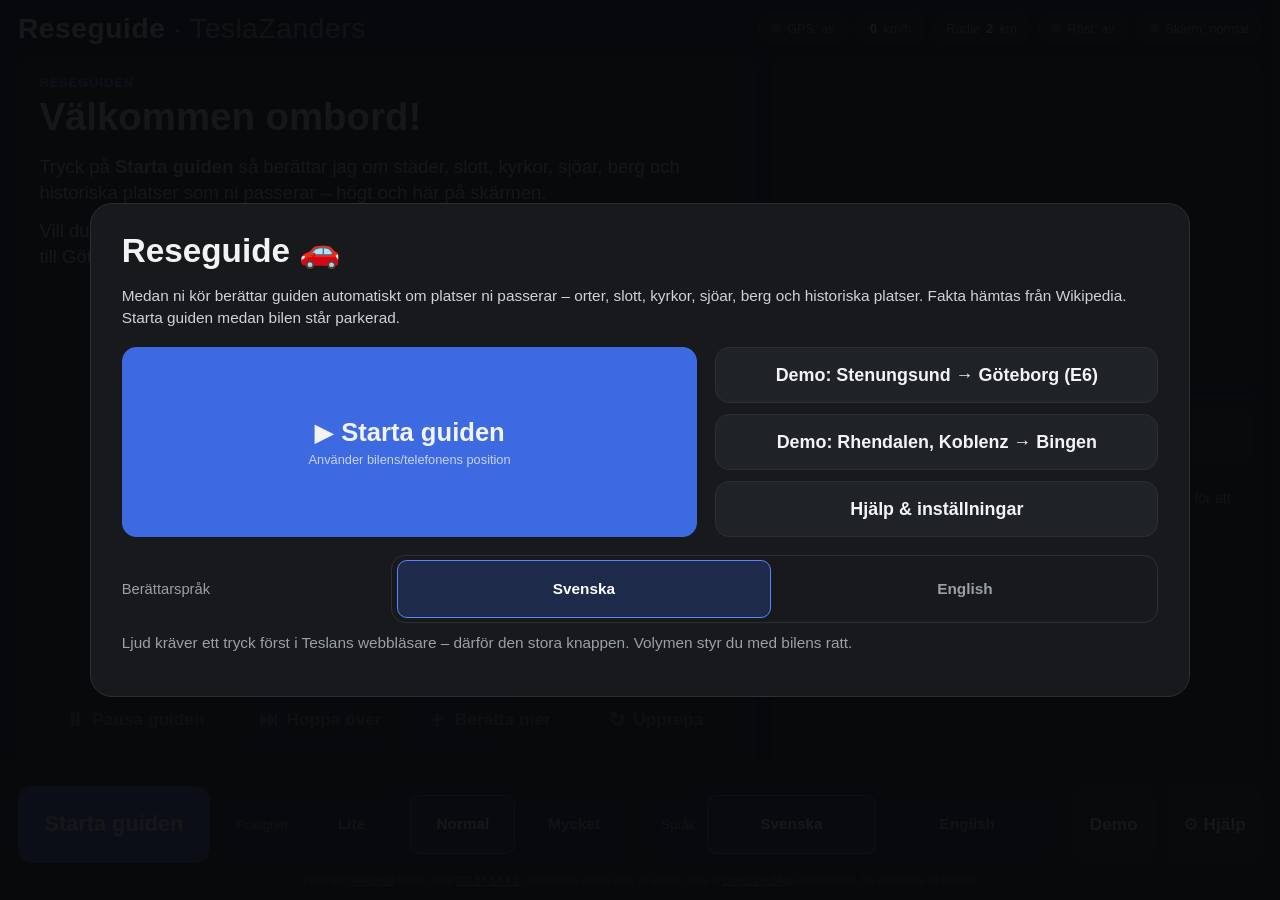
<file: guide/index.html>
<!DOCTYPE html>
<html lang="sv">
<head>
<meta charset="utf-8">
<meta name="viewport" content="width=device-width, initial-scale=1, maximum-scale=1, user-scalable=no, viewport-fit=cover">
<meta name="theme-color" content="#111214">
<!-- Ingen Referer: Googles translate_tts svarar 404 på anrop med Referer (online-rösten) -->
<meta name="referrer" content="no-referrer">
<link rel="icon" href="data:,">
<title>Reseguide – berättar om platserna du passerar</title>
<style>
  :root{
    --bg:#0e0f11; --panel:#17191c; --panel2:#1f2226; --line:#2b2f35;
    --txt:#f2f3f5; --dim:#9aa0a8; --acc:#3e6ae1; --acc2:#5b84ff; --red:#e82127; --ok:#33c26b; --warn:#f0a020;
    --r:18px;
  }
  *{box-sizing:border-box;-webkit-tap-highlight-color:transparent}
  html,body{margin:0;height:100%;background:var(--bg);color:var(--txt);
    font-family:"Gotham SSm","Gotham","Helvetica Neue",Arial,system-ui,sans-serif;overflow:hidden}
  button{font:inherit;color:inherit}
  a{color:var(--acc2)}
  .app{display:grid;grid-template-rows:auto 1fr auto auto;height:100vh;padding:1.4vh 1.4vw;gap:1.3vh}
  @supports (height:100dvh){ .app{height:100dvh} }
  header{display:flex;align-items:center;justify-content:space-between;gap:1vw;min-width:0}
  h1{margin:0;font-size:clamp(20px,2.2vw,42px);font-weight:600;letter-spacing:.02em;white-space:nowrap}
  h1 span{color:var(--dim);font-weight:400}
  .chips{display:flex;gap:.6vw;flex-wrap:nowrap;justify-content:flex-end;overflow:hidden}
  .chip{display:flex;align-items:center;gap:.5em;background:var(--panel);border:1px solid var(--line);border-radius:999px;
    padding:.45em 1em;font-size:clamp(12px,1vw,19px);color:var(--dim);white-space:nowrap}
  .chip b{color:var(--txt);font-variant-numeric:tabular-nums;font-weight:600}
  .chip.demo{border-color:var(--warn);color:var(--warn)}
  .dot{width:.7em;height:.7em;border-radius:50%;background:#555;flex:0 0 auto}
  .dot.ok{background:var(--ok)} .dot.warn{background:var(--warn)} .dot.err{background:var(--red)}
  main{display:grid;grid-template-columns:1.5fr 1fr;gap:1.4vw;min-height:0}
  .card{background:var(--panel);border:1px solid var(--line);border-radius:var(--r);min-height:0;overflow:hidden}

  /* Berättarkortet */
  .story{display:grid;grid-template-rows:1fr auto;min-height:0}
  .story-body{display:grid;grid-template-columns:auto 1fr;gap:1.4vw;padding:2vh 1.6vw 1vh;min-height:0}
  .story-body.noimg{grid-template-columns:1fr}
  .thumb{width:clamp(120px,17vw,320px);height:100%;max-height:100%;border-radius:14px;background:#222 center/cover no-repeat;min-height:0}
  .story-body.noimg .thumb{display:none}
  .stext{display:flex;flex-direction:column;min-height:0;min-width:0}
  .kicker{color:var(--acc2);font-size:clamp(12px,1vw,19px);letter-spacing:.08em;text-transform:uppercase;font-weight:600}
  .stitle{font-size:clamp(26px,3vw,58px);font-weight:600;line-height:1.08;margin:.15em 0 .2em;overflow-wrap:anywhere}
  .smeta{display:flex;gap:.6em;flex-wrap:wrap;align-items:center;color:var(--dim);font-size:clamp(15px,1.4vw,27px);margin-bottom:.5em}
  .smeta .dir{color:var(--txt);font-weight:600}
  .tag{border:1px solid var(--line);border-radius:999px;padding:.1em .7em;font-size:.8em}
  .sdesc{flex:1;overflow:auto;font-size:clamp(16px,1.45vw,28px);line-height:1.42;color:#dfe2e6;padding-right:.4em;min-height:0;-webkit-overflow-scrolling:touch}
  .sdesc p{margin:0 0 .6em}
  .sdesc .more{color:#c3c8cf}
  .src{color:var(--dim);font-size:clamp(11px,.9vw,17px);margin-top:.6em}
  .src a{color:#a9b9ff}
  .controls{display:grid;grid-template-columns:1.25fr 1fr 1fr 1fr;gap:1vw;padding:1vh 1.6vw 1.8vh}
  .btn{appearance:none;border:1px solid var(--line);border-radius:14px;background:var(--panel2);color:var(--txt);
    font-size:clamp(15px,1.35vw,27px);font-weight:600;padding:0 1.2vw;min-height:clamp(56px,8.5vh,104px);cursor:pointer;
    display:flex;align-items:center;justify-content:center;gap:.45em;touch-action:manipulation;white-space:nowrap}
  .btn:active{filter:brightness(1.3);transform:scale(.985)}
  .btn:disabled{opacity:.4}
  .btn.primary{background:var(--acc);border-color:var(--acc)}
  .btn.on{background:#1d2a4a;border-color:var(--acc2)}
  .btn .ico{font-size:1.15em}

  /* Höger kolumn */
  .right{display:grid;grid-template-rows:1fr 1.15fr;gap:1.3vh;min-height:0}
  .right.nomap{grid-template-rows:0 1fr}
  .right.nomap .mapcard{display:none}
  .mapcard{position:relative;isolation:isolate;z-index:0}
  #map{position:absolute;inset:0;background:#15171a}
  .mapmsg{position:absolute;inset:0;display:flex;align-items:center;justify-content:center;color:var(--dim);font-size:clamp(13px,1.1vw,20px);text-align:center;padding:1em}
  .listcard{display:grid;grid-template-rows:auto 1fr;min-height:0}
  .tabs{display:grid;grid-template-columns:1fr 1.4fr;gap:.6vw;padding:1vh .8vw .6vh}
  .tab{appearance:none;border:1px solid var(--line);background:var(--panel2);border-radius:12px;min-height:clamp(46px,6.5vh,80px);
    font-size:clamp(13px,1.15vw,22px);font-weight:600;cursor:pointer;touch-action:manipulation;white-space:nowrap;padding:0 .5em}
  .tab.sel{background:#1d2a4a;border-color:var(--acc2)}
  .list{overflow:auto;padding:.2vh .8vw 1vh;min-height:0;-webkit-overflow-scrolling:touch}
  .item{display:grid;grid-template-columns:auto 1fr auto;gap:.8em;align-items:center;width:100%;text-align:left;appearance:none;background:transparent;
    border:0;border-bottom:1px solid var(--line);padding:.75em .3em;cursor:pointer;min-height:clamp(52px,7vh,84px)}
  .item:active{background:var(--panel2)}
  .item .ii{width:clamp(38px,3.4vw,62px);height:clamp(38px,3.4vw,62px);border-radius:10px;background:#262a30 center/cover no-repeat;display:flex;align-items:center;justify-content:center;font-size:1.3em}
  .item b{display:block;font-size:clamp(14px,1.2vw,23px);font-weight:600;overflow:hidden;text-overflow:ellipsis;white-space:nowrap}
  .item small{display:block;color:var(--dim);font-size:clamp(11px,.95vw,18px);margin-top:.15em;overflow:hidden;text-overflow:ellipsis;white-space:nowrap}
  .item .when{color:var(--dim);font-size:clamp(11px,.9vw,17px);white-space:nowrap}
  .empty{color:var(--dim);padding:1.2em .4em;font-size:clamp(13px,1.1vw,21px);line-height:1.4}

  /* Sidfot */
  footer{display:grid;grid-template-columns:auto 1fr 1fr auto auto;gap:1vw;align-items:stretch}
  .btn.start{background:var(--acc);border-color:var(--acc);min-width:clamp(150px,15vw,300px);font-size:clamp(18px,1.7vw,34px)}
  .btn.start.on{background:var(--red);border-color:var(--red)}
  .seg{display:flex;align-items:center;gap:.5vw;background:var(--panel);border:1px solid var(--line);border-radius:14px;padding:.6vh .6vw;min-width:0}
  .seg label{color:var(--dim);font-size:clamp(11px,1vw,19px);padding:0 .4vw;white-space:nowrap}
  .seg button{flex:1;appearance:none;border:1px solid transparent;background:transparent;border-radius:10px;min-height:clamp(44px,6.5vh,86px);
    font-size:clamp(13px,1.2vw,23px);font-weight:600;color:var(--dim);cursor:pointer;touch-action:manipulation;white-space:nowrap;padding:0 .3em}
  .seg button.sel{background:#1d2a4a;border-color:var(--acc2);color:#fff}
  .credit{color:#5d636b;font-size:clamp(10px,.75vw,15px);text-align:center;line-height:1.3}
  .credit a{color:#7d848d}

  /* Överlägg */
  .overlay{position:fixed;inset:0;background:rgba(8,9,11,.94);z-index:1000;display:none;align-items:center;justify-content:center;padding:3vh 3vw}
  .overlay.show{display:flex}
  .sheet{background:var(--panel);border:1px solid var(--line);border-radius:22px;width:min(1100px,96vw);max-height:94vh;overflow:auto;padding:3vh 2.4vw;-webkit-overflow-scrolling:touch}
  .sheet h2{margin:0 0 .3em;font-size:clamp(24px,2.6vw,48px);font-weight:600}
  .sheet h3{margin:1.2em 0 .4em;font-size:clamp(16px,1.4vw,26px);color:var(--acc2);font-weight:600}
  .sheet p,.sheet li{color:#cfd3d8;font-size:clamp(14px,1.2vw,22px);line-height:1.45}
  .sheet ul{padding-left:1.2em;margin:.3em 0}
  .startgrid{display:grid;grid-template-columns:1.3fr 1fr;gap:1.4vw;margin-top:2vh}
  .startgrid .btn{min-height:clamp(70px,13vh,150px);font-size:clamp(20px,2vw,38px);flex-direction:column;gap:.2em;white-space:normal;text-align:center}
  .startgrid .btn small{font-size:.5em;font-weight:400;color:#dfe5ff;opacity:.85}
  .startgrid .col{display:grid;gap:1.2vh}
  .startgrid .col .btn{min-height:clamp(56px,6vh,72px);font-size:clamp(15px,1.4vw,26px)}
  .setrow{display:grid;grid-template-columns:minmax(140px,16em) 1fr;gap:1vw;align-items:center;margin:.9vh 0}
  .setrow>span{color:var(--dim);font-size:clamp(14px,1.15vw,22px)}
  .setrow .seg{padding:.4vh .4vw}
  .sheet .closebar{display:flex;gap:1vw;justify-content:flex-end;margin-top:2vh;flex-wrap:wrap}
  .sheet .closebar .btn{min-width:12em}
  #msg{position:fixed;left:50%;top:10vh;transform:translateX(-50%);max-width:74vw;background:#2a1a1a;border:1px solid var(--red);
    color:#ffd9d9;padding:1em 1.4em;border-radius:14px;font-size:clamp(14px,1.25vw,24px);display:none;z-index:1100;box-shadow:0 10px 40px #000a;line-height:1.4}
  #msg.info{background:#1a2238;border-color:var(--acc2);color:#dfe7ff}
  #msg .row{display:flex;gap:.8em;margin-top:.8em;flex-wrap:wrap}
  #msg .btn{min-height:48px;font-size:.95em}
  .leaflet-container{background:#15171a!important;font:inherit}
  .leaflet-control-attribution{font-size:10px!important;background:rgba(20,20,22,.75)!important;color:#888!important}
  .leaflet-control-attribution a{color:#aab!important}
  .carmk{width:22px;height:22px;border-radius:50%;background:var(--acc2);border:3px solid #fff;box-shadow:0 0 0 6px rgba(91,132,255,.3)}
  .demobar{position:absolute;left:8px;bottom:8px;z-index:500;display:none;gap:6px}
  .demobar.show{display:flex}
  .demobar button{appearance:none;border:1px solid var(--warn);background:rgba(23,25,28,.92);color:var(--warn);border-radius:10px;min-height:44px;padding:0 .9em;font-weight:600;font-size:clamp(12px,1vw,18px);cursor:pointer}
  #speakbar{height:4px;background:linear-gradient(90deg,var(--acc2),transparent);opacity:0;transition:opacity .3s;margin:0 1.6vw}
  #speakbar.on{opacity:1;animation:pulse 1.4s ease-in-out infinite}
  @keyframes pulse{50%{opacity:.35}}

  /* ===== Mobil i liggande läge ===== */
  @media (orientation:landscape) and (max-height:540px){
    .app{padding:5px max(8px,env(safe-area-inset-right)) 4px max(8px,env(safe-area-inset-left));gap:5px}
    h1{font-size:15px}
    .chips{gap:4px}
    .chip{font-size:10px;padding:3px 7px}
    .chip.hide-m{display:none}
    main{grid-template-columns:1.6fr 1fr;gap:6px}
    .card{border-radius:12px}
    .story-body{padding:8px 10px 2px;gap:10px}
    .thumb{width:120px;border-radius:10px}
    .kicker{font-size:9px}
    .stitle{font-size:20px}
    .smeta{font-size:12px;margin-bottom:3px}
    .sdesc{font-size:13px;line-height:1.35}
    .src{font-size:9px;margin-top:3px}
    .controls{padding:4px 8px 6px;gap:5px}
    .btn{font-size:12px;min-height:40px;border-radius:10px;padding:0 6px}
    .right{grid-template-rows:.85fr 1.15fr;gap:5px}
    .tabs{padding:4px;gap:4px}
    .tab{min-height:32px;font-size:11px;border-radius:8px}
    .list{padding:0 6px 4px}
    .item{min-height:38px;padding:.35em .2em;gap:.5em}
    .item .ii{width:28px;height:28px;border-radius:7px;font-size:14px}
    .item b{font-size:12px} .item small{font-size:10px} .item .when{font-size:9px}
    footer{gap:5px}
    .btn.start{min-width:110px;font-size:14px}
    .seg{padding:2px 4px;gap:3px;border-radius:10px}
    .seg label{font-size:10px;padding:0 2px}
    .seg button{min-height:34px;font-size:11px;border-radius:8px}
    .credit{font-size:8.5px;line-height:1.1}
    .credit .cr-long{display:none}
    #msg{top:3vh;max-width:92vw;font-size:13px;padding:.7em 1em}
    .sheet{padding:12px 14px;border-radius:14px;max-height:96vh}
    .sheet h2{font-size:20px} .sheet h3{font-size:14px} .sheet p,.sheet li{font-size:12px}
    .startgrid{margin-top:8px;gap:8px}
    .startgrid .btn{min-height:70px;font-size:17px}
    .startgrid .col{gap:6px} .startgrid .col .btn{min-height:40px;font-size:13px}
    .setrow{margin:4px 0} .setrow>span{font-size:12px}
    .demobar button{min-height:34px;font-size:11px}
  }
  #rotate{display:none}
  @media (orientation:portrait) and (max-width:600px){
    #rotate{display:flex;position:fixed;inset:0;z-index:40;background:var(--bg);color:var(--txt);align-items:center;justify-content:center;
      flex-direction:column;gap:14px;text-align:center;padding:24px;font-size:18px}
    #rotate .ico{font-size:56px}
  }
</style>
</head>
<body>
<div class="app">
  <header>
    <h1>Reseguide <span>· TeslaZanders</span></h1>
    <div class="chips">
      <div class="chip demo" id="chipDemo" style="display:none">DEMO</div>
      <div class="chip"><span class="dot" id="dGps"></span><span id="tGps">GPS: av</span></div>
      <div class="chip"><b id="tSpd">0</b> km/h</div>
      <div class="chip hide-m">Radie <b id="tRad">2</b> km</div>
      <div class="chip"><span class="dot" id="dVoice"></span><span id="tVoice">Röst: av</span></div>
      <div class="chip hide-m"><span class="dot" id="dWake"></span><span id="tWake">Skärm: normal</span></div>
    </div>
  </header>

  <main>
    <section class="card story" aria-live="polite">
      <div class="story-body noimg" id="storyBody">
        <div class="thumb" id="sThumb"></div>
        <div class="stext">
          <div class="kicker" id="sKicker">Reseguiden</div>
          <div class="stitle" id="sTitle">Välkommen ombord!</div>
          <div class="smeta" id="sMeta"></div>
          <div class="sdesc" id="sDesc"><p>Tryck på <b>Starta guiden</b> så berättar jag om städer, slott, kyrkor, sjöar, berg och historiska platser som ni passerar – högt och här på skärmen.</p><p>Vill du testa hemma? Välj <b>Demo</b> så kör vi en låtsasresa längs E6 från Stenungsund till Göteborg.</p></div>
          <div class="src" id="sSrc"></div>
        </div>
      </div>
      <div>
        <div id="speakbar"></div>
        <div class="controls">
          <button class="btn" id="bPlay" disabled><span class="ico">⏸</span><span>Pausa guiden</span></button>
          <button class="btn" id="bSkip" disabled><span class="ico">⏭</span><span>Hoppa över</span></button>
          <button class="btn" id="bMore" disabled><span class="ico">＋</span><span>Berätta mer</span></button>
          <button class="btn" id="bRepeat" disabled><span class="ico">↻</span><span>Upprepa</span></button>
        </div>
      </div>
    </section>
    <div class="right" id="rightCol">
      <section class="card mapcard"><div id="map"></div><div class="mapmsg" id="mapMsg">Kartan visas när guiden startar</div>
        <div class="demobar" id="demoBar"><button id="bTempo">Tempo ×3</button><button id="bDemoStop">Stoppa demo</button></div>
      </section>
      <section class="card listcard">
        <div class="tabs">
          <button class="tab sel" id="tabHist">Senast berättat</button>
          <button class="tab" id="tabNear">Vad finns i närheten?</button>
        </div>
        <div class="list" id="list"></div>
      </section>
    </div>
  </main>

  <footer>
    <button class="btn start" id="bStart">Starta guiden</button>
    <div class="seg" id="segTalk"><label>Pratighet</label><button data-v="lite">Lite</button><button data-v="normal">Normal</button><button data-v="mycket">Mycket</button></div>
    <div class="seg" id="segLang"><label>Språk</label><button data-v="sv">Svenska</button><button data-v="en">English</button></div>
    <button class="btn" id="bDemo">Demo</button>
    <button class="btn" id="bSettings" aria-label="Inställningar och hjälp">⚙ Hjälp</button>
  </footer>
  <div class="credit"><span class="cr-long">Fakta från <a href="https://sv.wikipedia.org/" target="_blank" rel="noopener">Wikipedia</a> (texter under <a href="https://creativecommons.org/licenses/by-sa/4.0/deed.sv" target="_blank" rel="noopener">CC BY-SA 4.0</a>, länk till varje artikel visas på kortet). Karta © <a href="https://www.openstreetmap.org/copyright" target="_blank" rel="noopener">OpenStreetMap</a>-bidragsgivare. Ha alltid fokus på trafiken.</span><span class="cr-short" style="display:none"></span></div>
</div>

<!-- Startskärm -->
<div class="overlay show" id="ovStart">
  <div class="sheet">
    <h2>Reseguide 🚗</h2>
    <p>Medan ni kör berättar guiden automatiskt om platser ni passerar – orter, slott, kyrkor, sjöar, berg och historiska platser. Fakta hämtas från Wikipedia. Starta guiden medan bilen står parkerad.</p>
    <div class="startgrid">
      <button class="btn primary" id="bGoGps">▶ Starta guiden<small>Använder bilens/telefonens position</small></button>
      <div class="col">
        <button class="btn" id="bGoDemo1">Demo: Stenungsund → Göteborg (E6)</button>
        <button class="btn" id="bGoDemo2">Demo: Rhendalen, Koblenz → Bingen</button>
        <button class="btn" id="bGoHelp">Hjälp &amp; inställningar</button>
      </div>
    </div>
    <div class="setrow" style="margin-top:2vh"><span>Berättarspråk</span><div class="seg" id="segLang2"><button data-v="sv">Svenska</button><button data-v="en">English</button></div></div>
    <p style="margin-top:1vh;color:var(--dim)">Ljud kräver ett tryck först i Teslans webbläsare – därför den stora knappen. Volymen styr du med bilens ratt.</p>
  </div>
</div>

<!-- Inställningar & hjälp -->
<div class="overlay" id="ovSet">
  <div class="sheet">
    <h2>Inställningar &amp; hjälp</h2>
    <div class="setrow"><span>Röst</span><div class="seg" id="segEngine"><button data-v="auto">Automatisk</button><button data-v="browser">Webbläsarens röst</button><button data-v="local">Lokal AI-röst</button><button data-v="online">Online-röst</button><button data-v="text">Endast text</button></div></div>
    <div class="setrow"><span>Kom ihåg berättade platser</span><div class="seg" id="segMem"><button data-v="1">1 dag</button><button data-v="7">1 vecka</button><button data-v="30">30 dagar</button><button data-v="3650">Alltid</button></div></div>
    <div class="setrow"><span>Karta</span><div class="seg" id="segMap"><button data-v="1">Visa</button><button data-v="0">Dölj</button></div></div>
    <div class="setrow"><span>Röststatus</span><div id="voiceInfo" style="color:#cfd3d8;font-size:clamp(13px,1.1vw,20px)">–</div></div>
    <div class="closebar">
      <button class="btn" id="bTestVoice">🔊 Testa rösten</button>
      <button class="btn" id="bClear">Glöm berättade platser</button>
      <button class="btn primary" id="bCloseSet">Klar</button>
    </div>
    <h3>Så fungerar det</h3>
    <ul>
      <li>Guiden följer position, fart och färdriktning och väljer intressanta platser <b>framför</b> bilen. Sökradien växer med farten – cirka 2 km i stan och upp till 9 km på motorväg.</li>
      <li><b>Pratighet</b>: Lite = bara de mest kända platserna, högst var tredje minut. Normal = ungefär var 90:e sekund. Mycket = tätare och även mindre platser.</li>
      <li><b>Språk</b>: Svenska Wikipedia används i första hand. Saknas artikel (t.ex. utomlands) används engelska eller landets egen Wikipedia – då läses texten på det språket.</li>
      <li>Samma plats berättas inte igen under den tid du valt ovan. Tryck i listan för att höra en plats igen.</li>
    </ul>
    <h3>Tesla-webbläsaren</h3>
    <ul>
      <li>Öppna sidan och tryck <b>Starta guiden</b> medan bilen står parkerad. I vissa regioner kan föraren inte använda webbläsaren under körning, men ljudet fortsätter att spelas.</li>
      <li>Teslans webbläsare har <b>ingen inbyggd talsyntes</b> (inga röster). Då använder guiden en <b>lokal svensk AI-röst</b> som körs direkt i webbläsaren. Första gången laddas den ner (ca 92 MB – gärna via wifi, förloppet syns som <i>Röst: laddar %</i>), sedan sparas den och startar på några sekunder. <b>Online-röst</b> (Google) finns kvar som reserv. Texten visas alltid på skärmen. Testa med <b>🔊 Testa rösten</b>.</li>
      <li>Volymen styrs med bilens volymreglage. Tips: spara sidan som favorit i webbläsaren.</li>
      <li>På mobilen: använd liggande läge och låt skärmen vara på (guiden försöker hålla skärmen vaken).</li>
    </ul>
    <h3>Källor</h3>
    <p>Fakta från Wikipedia, tillgängligt under <a href="https://creativecommons.org/licenses/by-sa/4.0/deed.sv" target="_blank" rel="noopener">CC BY-SA 4.0</a>. Varje berättelse länkar till sin artikel. Bilder från Wikimedia Commons. Karta © OpenStreetMap-bidragsgivare. Gjord för TeslaZanders.</p>
  </div>
</div>

<div id="msg"></div>
<div id="rotate"><div class="ico">📱↻</div><div>Vrid mobilen till liggande läge</div></div>

<script src="routes.js"></script>
<script src="app.js"></script>
</body>
</html>
</file>
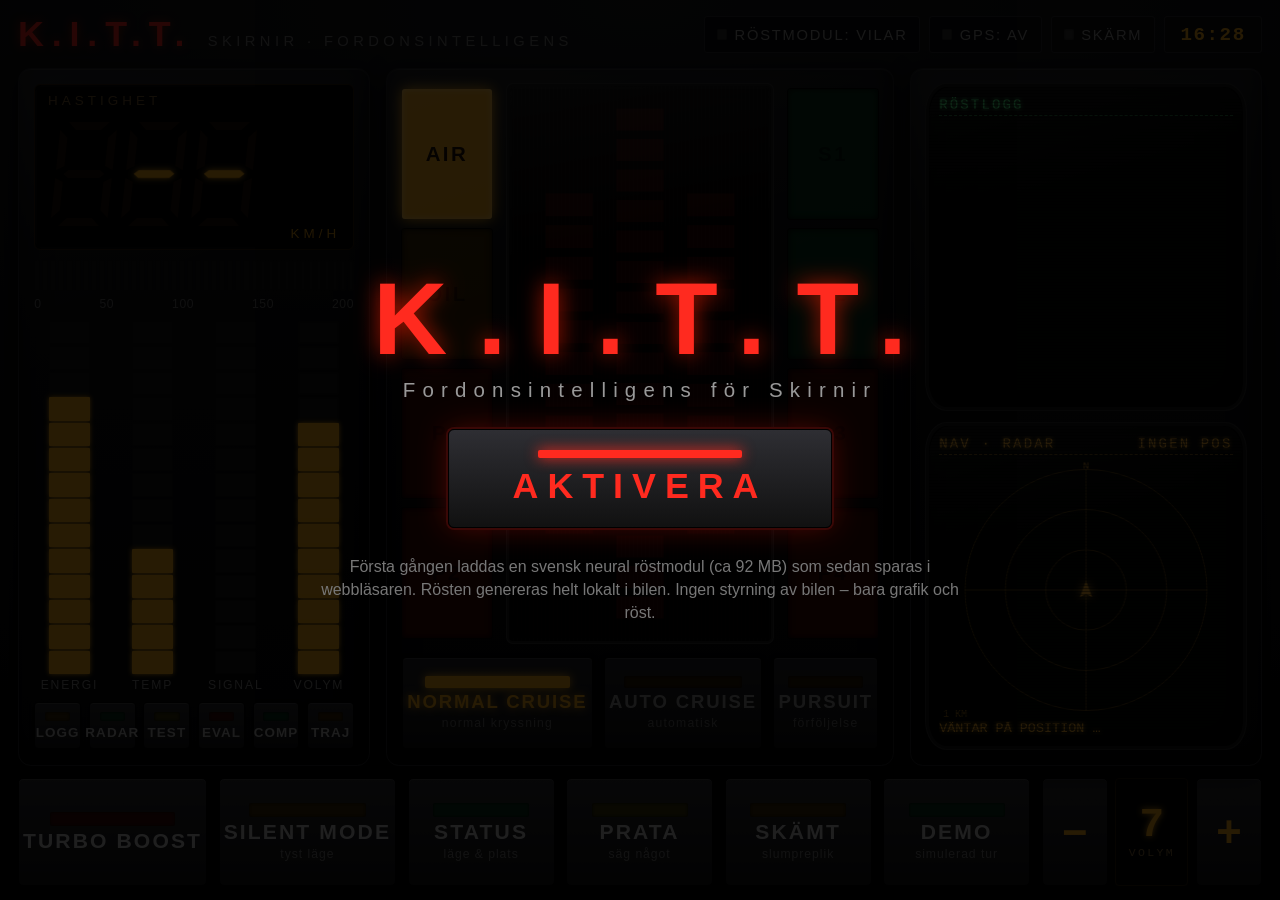
<file: kitt/index.html>
<!DOCTYPE html>
<html lang="sv">
<head>
<meta charset="utf-8">
<meta name="viewport" content="width=device-width, initial-scale=1, maximum-scale=1, user-scalable=no, viewport-fit=cover">
<meta name="theme-color" content="#050505">
<meta name="description" content="Fansida: en K.I.T.T.-inspirerad instrumentpanel med lokal svensk röst – för Teslans webbläsare.">
<link rel="icon" href="data:image/svg+xml,%3Csvg xmlns='http://www.w3.org/2000/svg' viewBox='0 0 16 16'%3E%3Crect width='16' height='16' fill='%23000'/%3E%3Crect x='2' y='5' width='3' height='6' fill='%23f22'/%3E%3Crect x='6.5' y='2' width='3' height='12' fill='%23f22'/%3E%3Crect x='11' y='5' width='3' height='6' fill='%23f22'/%3E%3C/svg%3E">
<title>K.I.T.T. – Skirnirs instrumentpanel</title>
<link rel="stylesheet" href="css/kitt.css">
</head>
<body class="mode-normal">
<div id="app">
  <header class="top">
    <div class="brand"><b>K.I.T.T.</b><span>SKIRNIR · FORDONSINTELLIGENS</span></div>
    <div class="chips">
      <div class="chip" id="cVoice"><i class="dot"></i><span>RÖSTMODUL: VILAR</span></div>
      <div class="chip" id="cGps"><i class="dot"></i><span>GPS: AV</span></div>
      <div class="chip" id="cWake"><i class="dot"></i><span>SKÄRM</span></div>
      <div class="chip clock" id="cClock">--:--</div>
    </div>
  </header>

  <main class="dash">
    <!-- VÄNSTER: hastighet + mätare -->
    <section class="panel left">
      <div class="speedo">
        <div class="lbl">HASTIGHET</div>
        <svg id="spd" viewBox="0 0 186 100" aria-label="Hastighet"></svg>
        <div class="unit">KM/H</div>
      </div>
      <div class="hbar" id="barSpeed" aria-hidden="true"></div>
      <div class="hscale"><span>0</span><span>50</span><span>100</span><span>150</span><span>200</span></div>
      <div class="gauges">
        <div class="vg"><div class="vbar" id="gEnergy"></div><span>ENERGI</span></div>
        <div class="vg"><div class="vbar" id="gTemp"></div><span>TEMP</span></div>
        <div class="vg"><div class="vbar" id="gSig"></div><span>SIGNAL</span></div>
        <div class="vg"><div class="vbar" id="gVol"></div><span>VOLYM</span></div>
      </div>
      <div class="minigrid">
        <button class="sq amber" data-act="crt-log"  id="bLog"><i></i>LOGG</button>
        <button class="sq green" data-act="crt-radar" id="bRadar"><i></i>RADAR</button>
        <button class="sq yellow" data-act="test"><i></i>TEST</button>
        <button class="sq red" data-act="deco" data-say="eval"><i></i>EVAL</button>
        <button class="sq green" data-act="deco" data-say="comp"><i></i>COMP</button>
        <button class="sq amber" data-act="deco" data-say="traj"><i></i>TRAJ</button>
      </div>
    </section>

    <!-- MITTEN: röstmodulator -->
    <section class="panel center">
      <div class="vmod">
        <div class="lampcol">
          <div class="lamp amber" data-l="air">AIR</div>
          <div class="lamp amber" data-l="oil">OIL</div>
          <div class="lamp red" data-l="p1">P1</div>
          <div class="lamp red" data-l="p2">P2</div>
        </div>
        <div class="vbox-frame"><canvas id="vbox"></canvas></div>
        <div class="lampcol">
          <div class="lamp green" data-l="s1">S1</div>
          <div class="lamp green" data-l="s2">S2</div>
          <div class="lamp red" data-l="p3">P3</div>
          <div class="lamp red" data-l="p4">P4</div>
        </div>
      </div>
      <div class="modes">
        <button class="mode" data-mode="normal"><i></i><b>NORMAL CRUISE</b><small>normal kryssning</small></button>
        <button class="mode" data-mode="auto"><i></i><b>AUTO CRUISE</b><small>automatisk</small></button>
        <button class="mode" data-mode="pursuit"><i></i><b>PURSUIT</b><small>förföljelse</small></button>
      </div>
    </section>

    <!-- HÖGER: två CRT-skärmar -->
    <section class="panel right">
      <div class="crt green" id="crt1"><div class="crt-in"><div class="crt-head"><span id="crt1Title">RÖSTLOGG</span><span id="crt1Info"></span></div><div class="log" id="log"></div></div></div>
      <div class="crt amber" id="crt2"><div class="crt-in"><div class="crt-head"><span>NAV · RADAR</span><span id="crt2Info">--</span></div><canvas id="radar"></canvas><div class="navtxt" id="navTxt"></div></div></div>
    </section>
  </main>

  <footer class="controls">
    <button class="big red"    data-act="turbo"><i></i><b>TURBO BOOST</b></button>
    <button class="big amber"  data-act="silent" id="bSilent"><i></i><b>SILENT MODE</b><small>tyst läge</small></button>
    <button class="big green"  data-act="status"><i></i><b>STATUS</b><small>läge &amp; plats</small></button>
    <button class="big yellow" data-act="prata"><i></i><b>PRATA</b><small>säg något</small></button>
    <button class="big amber"  data-act="quip"><i></i><b>SKÄMT</b><small>slumpreplik</small></button>
    <button class="big green"  data-act="demo" id="bDemo"><i></i><b>DEMO</b><small>simulerad tur</small></button>
    <div class="volbox">
      <button class="vbtn" data-act="vol-" aria-label="Sänk volym">−</button>
      <div class="volread"><span id="volV">7</span><small>VOLYM</small></div>
      <button class="vbtn" data-act="vol+" aria-label="Höj volym">+</button>
    </div>
  </footer>
</div>

<!-- Start (första tryck låser upp ljud) -->
<div class="overlay show" id="start">
  <div class="startbox">
    <div class="sb-title">K.I.T.T.</div>
    <div class="sb-sub">Fordonsintelligens för Skirnir</div>
    <button class="go" id="goBtn"><i></i>AKTIVERA</button>
    <p class="sb-note">Första gången laddas en svensk neural röstmodul (ca 92 MB) som sedan sparas i webbläsaren. Rösten genereras helt lokalt i bilen. Ingen styrning av bilen – bara grafik och röst.</p>
  </div>
</div>

<!-- Prata-panel -->
<div class="overlay" id="prata">
  <div class="prbox">
    <div class="pr-head"><b>PRATA MED KITT</b><button class="sq red close" data-act="prata-close"><i></i>STÄNG</button></div>
    <div class="presets" id="presets"></div>
    <form class="pr-form" id="prForm" autocomplete="off">
      <input id="prText" type="text" maxlength="400" placeholder="Skriv vad KITT ska säga …" enterkeyhint="send">
      <button class="sq green say" type="submit"><i></i>SÄG</button>
    </form>
  </div>
</div>

<!-- Turbo-nedräkning -->
<div class="overlay turbo" id="turbo"><div class="tcount" id="tCount">3</div><div class="tlabel">TURBO BOOST</div></div>

<div class="toast" id="toast"></div>
<noscript><p style="color:#f44;padding:2em">JavaScript krävs.</p></noscript>
<script src="js/lines.js"></script>
<script src="js/voice.js"></script>
<script src="js/kitt.js"></script>
</body>
</html>
</file>
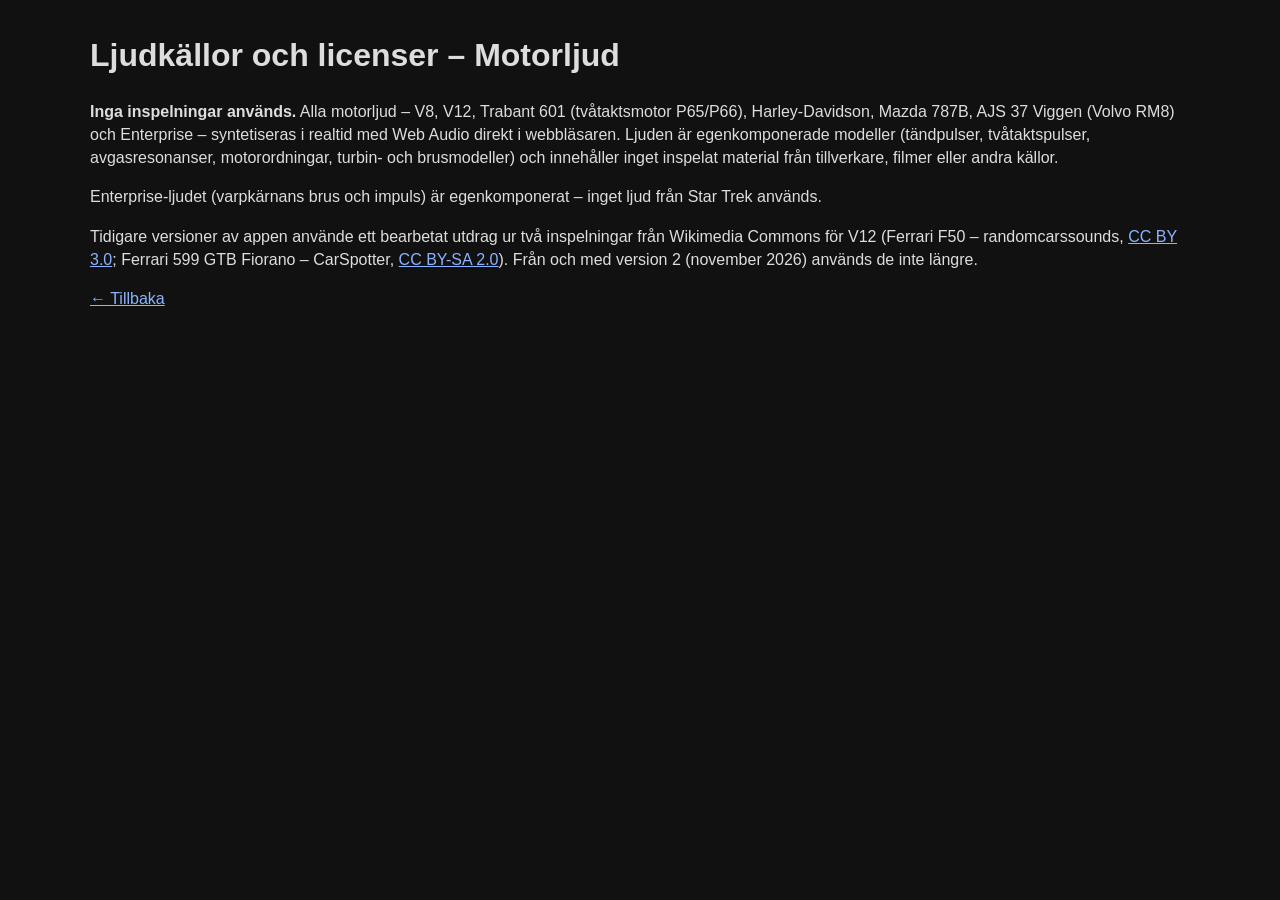
<file: sounds/CREDITS.html>
<!doctype html><html lang="sv"><head><meta charset="utf-8"><meta name="viewport" content="width=device-width,initial-scale=1"><title>Ljudkällor – Motorljud</title><style>body{font-family:Helvetica,Arial,sans-serif;background:#111;color:#ddd;max-width:1100px;margin:2em auto;padding:0 1em;line-height:1.45}a{color:#8ab4ff}code{color:#fc9}</style></head><body><h1>Ljudkällor och licenser – Motorljud</h1>
<p><b>Inga inspelningar används.</b> Alla motorljud – V8, V12, Trabant 601 (tvåtaktsmotor P65/P66), Harley-Davidson, Mazda 787B, AJS 37 Viggen (Volvo RM8) och Enterprise – syntetiseras i realtid med Web Audio direkt i webbläsaren. Ljuden är egenkomponerade modeller (tändpulser, tvåtaktspulser, avgasresonanser, motorordningar, turbin- och brusmodeller) och innehåller inget inspelat material från tillverkare, filmer eller andra källor.</p>
<p>Enterprise-ljudet (varpkärnans brus och impuls) är egenkomponerat – inget ljud från Star Trek används.</p>
<p>Tidigare versioner av appen använde ett bearbetat utdrag ur två inspelningar från Wikimedia Commons för V12 (Ferrari F50 – randomcarssounds, <a href="https://creativecommons.org/licenses/by/3.0/">CC BY 3.0</a>; Ferrari 599 GTB Fiorano – CarSpotter, <a href="https://creativecommons.org/licenses/by-sa/2.0/">CC BY-SA 2.0</a>). Från och med version 2 (november 2026) används de inte längre.</p>
<p><a href="../index.html">← Tillbaka</a></p></body></html>
</file>
<file: kitt/css/kitt.css>
/* K.I.T.T.-inspirerad panel – originalgrafik i CSS/SVG/canvas */
:root{
  --red:#ff2a1f; --red-d:#3a0806; --amber:#ffae1a; --amber-d:#3a2504; --green:#39ff6a; --green-d:#06301a; --yellow:#ffe93a; --yellow-d:#383205;
  --acc:var(--amber); --acc-d:var(--amber-d);
  --crt-g:#4dff88; --crt-a:#ffb22e;
  --u:min(1vw,1.75vh);   /* skalenhet som fungerar både i bilen och på mobil */
}
*{box-sizing:border-box;-webkit-tap-highlight-color:transparent}
html,body{margin:0;height:100%;background:#000;color:#ddd;overflow:hidden;user-select:none;-webkit-user-select:none;
  font-family:"Eurostile","Microgramma","Bank Gothic","Arial Narrow","Helvetica Neue",Arial,sans-serif;touch-action:manipulation}
button{font:inherit;color:inherit;cursor:pointer;touch-action:manipulation}
body.mode-auto{--acc:var(--green);--acc-d:var(--green-d)}
body.mode-pursuit{--acc:var(--red);--acc-d:var(--red-d)}

#app{height:100vh;display:grid;grid-template-rows:auto 1fr auto;gap:calc(var(--u)*1);padding:calc(var(--u)*1.1) calc(var(--u)*1.4);
  background:radial-gradient(120% 90% at 50% 0%,#1a1b1f 0%,#0a0a0c 55%,#030303 100%)}
@supports (height:100dvh){ #app{height:100dvh} }

/* ---------- topp ---------- */
.top{display:flex;align-items:center;justify-content:space-between;gap:calc(var(--u)*1)}
.brand{display:flex;align-items:baseline;gap:calc(var(--u)*1.2);white-space:nowrap}
.brand b{font-size:calc(var(--u)*2.8);letter-spacing:.22em;color:var(--red);text-shadow:0 0 10px #ff200088}
.brand span{font-size:calc(var(--u)*1.15);letter-spacing:.3em;color:#777}
.chips{display:flex;gap:calc(var(--u)*.7);flex-wrap:nowrap;overflow:hidden}
.chip{display:flex;align-items:center;gap:.5em;padding:.35em .8em;border:1px solid #2a2a2e;border-radius:3px;background:#0c0c0e;
  font-size:calc(var(--u)*1.15);letter-spacing:.12em;color:#9a9a9a;white-space:nowrap;font-variant-numeric:tabular-nums}
.chip .dot{width:.7em;height:.7em;border-radius:1px;background:#333;box-shadow:inset 0 0 2px #000}
.chip .dot.ok{background:var(--green);box-shadow:0 0 6px var(--green)}
.chip .dot.warn{background:var(--amber);box-shadow:0 0 6px var(--amber)}
.chip .dot.err{background:var(--red);box-shadow:0 0 6px var(--red)}
.chip.clock{color:var(--acc);font-size:calc(var(--u)*1.5);letter-spacing:.08em;font-family:"Courier New",monospace;font-weight:bold}

/* ---------- panel ---------- */
.dash{display:grid;grid-template-columns:1fr 1.22fr 1fr;gap:calc(var(--u)*1.2);min-height:0}
.panel{position:relative;min-height:0;border-radius:calc(var(--u)*1);padding:calc(var(--u)*1.2);
  background:linear-gradient(180deg,#17181c 0%,#0b0b0d 38%,#050506 100%);
  border:1px solid #222327;box-shadow:inset 0 1px 0 #ffffff14,inset 0 -12px 30px #000c,0 8px 22px #000}
.panel::before{content:"";position:absolute;inset:0;border-radius:inherit;pointer-events:none;
  background:linear-gradient(160deg,#ffffff12 0%,#ffffff03 22%,transparent 40%)}

/* vänster */
.left{display:grid;grid-template-rows:auto auto auto 1fr auto;gap:calc(var(--u)*.8)}
.speedo{position:relative;background:#020202;border:1px solid #2b1a0a;border-radius:6px;padding:calc(var(--u)*.6) calc(var(--u)*1);
  box-shadow:inset 0 0 18px #000,inset 0 0 0 2px #0a0a0a}
.speedo .lbl,.speedo .unit{font-size:calc(var(--u)*1.05);letter-spacing:.3em;color:#7a5b30}
.speedo .unit{position:absolute;right:calc(var(--u)*1);bottom:calc(var(--u)*.6);color:var(--acc);opacity:.85}
#spd{display:block;width:72%;height:calc(var(--u)*10);margin:calc(var(--u)*.2) 0}
#spd .seg{fill:#1c0d05;transition:fill .08s}
#spd .seg.on{fill:var(--acc);filter:drop-shadow(0 0 3px var(--acc))}
.hbar,.vbar{display:flex;gap:2px}
.hbar{height:calc(var(--u)*2.4)}
.hbar i,.vbar i{flex:1;background:#141414;border-radius:1px;box-shadow:inset 0 0 2px #000}
.hbar i.on{box-shadow:0 0 6px currentColor}
.hbar i.g.on{background:var(--green);color:var(--green)} .hbar i.a.on{background:var(--amber);color:var(--amber)} .hbar i.r.on{background:var(--red);color:var(--red)}
.hscale{display:flex;justify-content:space-between;font-size:calc(var(--u)*.95);color:#666;letter-spacing:.05em;margin-top:-4px}
.gauges{display:grid;grid-template-columns:repeat(4,1fr);gap:calc(var(--u)*1);min-height:0}
.vg{display:flex;flex-direction:column;align-items:center;gap:4px;min-height:0}
.vg span{font-size:calc(var(--u)*.95);letter-spacing:.15em;color:#888}
.vbar{flex-direction:column-reverse;width:58%;flex:1;min-height:0}
.vbar i.on{background:var(--acc);box-shadow:0 0 5px var(--acc)}
.vbar i.on.hi{background:var(--red);box-shadow:0 0 5px var(--red)}
.minigrid{display:grid;grid-template-columns:repeat(6,1fr);gap:calc(var(--u)*.6)}

/* fyrkantiga belysta knappar */
.sq{position:relative;aspect-ratio:1/1;min-width:44px;min-height:44px;border-radius:4px;border:1px solid #000;
  background:linear-gradient(180deg,#2a2a2e,#111114);box-shadow:inset 0 1px 0 #ffffff22,0 2px 4px #000;
  display:flex;flex-direction:column;align-items:center;justify-content:center;gap:4px;padding:2px;
  font-size:calc(var(--u)*1.05);letter-spacing:.08em;font-weight:bold;color:#bbb}
.sq i{width:62%;height:22%;border-radius:2px;background:var(--c-d);box-shadow:inset 0 0 3px #000}
.sq.on i,.sq:active i{background:var(--c);box-shadow:0 0 8px var(--c),0 0 2px #fff inset}
.sq:active{transform:translateY(1px)}
.red{--c:var(--red);--c-d:var(--red-d)} .amber{--c:var(--amber);--c-d:var(--amber-d)}
.green{--c:var(--green);--c-d:var(--green-d)} .yellow{--c:var(--yellow);--c-d:var(--yellow-d)}

/* mitten: röstmodulator */
.center{display:grid;grid-template-rows:1fr auto;gap:calc(var(--u)*1.1)}
.vmod{display:grid;grid-template-columns:auto 1fr auto;gap:calc(var(--u)*1.2);align-items:stretch;min-height:0}
.lampcol{display:flex;flex-direction:column;justify-content:space-between;gap:calc(var(--u)*.8);padding:calc(var(--u)*.4) 0}
.lamp{flex:1;display:flex;align-items:center;justify-content:center;min-width:calc(var(--u)*7);min-height:0;border-radius:3px;
  font-weight:bold;font-size:calc(var(--u)*1.6);letter-spacing:.12em;color:#000;opacity:1;
  background:var(--c-d);color:#00000088;box-shadow:inset 0 0 6px #000,0 0 0 1px #000;transition:background .15s,color .15s,box-shadow .15s}
.lamp.on{background:var(--c);color:#1a0a00;box-shadow:0 0 14px var(--c),inset 0 0 6px #fff6}
.vbox-frame{position:relative;min-height:0;border-radius:6px;background:#050000;padding:calc(var(--u)*1);
  border:2px solid #1b1b1d;box-shadow:inset 0 0 30px #000,inset 0 0 0 3px #0b0b0b,0 0 0 1px #333}
.vbox-frame::after{content:"";position:absolute;inset:0;border-radius:4px;pointer-events:none;
  background:linear-gradient(170deg,#ffffff18 0%,transparent 30%),repeating-linear-gradient(90deg,#ffffff05 0 1px,transparent 1px 4px)}
#vbox{display:block;width:100%;height:100%}
.modes{display:grid;grid-template-columns:repeat(3,1fr);gap:calc(var(--u)*.9)}
.mode{display:flex;flex-direction:column;align-items:center;justify-content:center;gap:3px;min-height:max(52px,calc(var(--u)*7.2));
  border-radius:4px;border:1px solid #000;background:linear-gradient(180deg,#26262a,#101012);box-shadow:inset 0 1px 0 #ffffff1c,0 2px 5px #000;padding:4px}
.mode i{width:80%;height:calc(var(--u)*.9);min-height:5px;border-radius:2px;background:#2c1a04;box-shadow:inset 0 0 3px #000}
.mode b{font-size:calc(var(--u)*1.45);letter-spacing:.1em;color:#999;white-space:nowrap}
.mode small{font-size:calc(var(--u)*.95);color:#666;letter-spacing:.1em}
.mode.on i{background:var(--acc);box-shadow:0 0 10px var(--acc)}
.mode.on b{color:var(--acc);text-shadow:0 0 8px var(--acc)}

/* höger: CRT */
.right{display:grid;grid-template-rows:1fr 1fr;gap:calc(var(--u)*1)}
.crt{position:relative;min-height:0;border-radius:calc(var(--u)*1.6)/calc(var(--u)*2.2);background:#030503;padding:calc(var(--u)*.8);
  border:3px solid #151515;box-shadow:inset 0 0 0 2px #000,inset 0 0 40px #000,0 0 0 1px #2a2a2a;overflow:hidden}
.crt.green{--crt:var(--crt-g)} .crt.amber{--crt:var(--crt-a)}
body.mode-pursuit .crt.amber{--crt:#ff5a3a}
.crt::after{content:"";position:absolute;inset:0;pointer-events:none;border-radius:inherit;
  background:repeating-linear-gradient(180deg,#00000066 0 1px,transparent 1px 3px),radial-gradient(120% 100% at 50% 50%,transparent 60%,#000c 100%),
  linear-gradient(165deg,#ffffff10 0%,transparent 35%)}
.crt-in{position:relative;height:100%;display:flex;flex-direction:column;font-family:"Courier New",Courier,monospace;color:var(--crt);
  text-shadow:0 0 4px var(--crt);font-size:calc(var(--u)*1.35);animation:flick 4s infinite steps(1)}
@keyframes flick{0%{opacity:1}50%{opacity:.96}51%{opacity:1}}
.crt-head{display:flex;justify-content:space-between;gap:1em;border-bottom:1px dashed color-mix(in srgb,var(--crt) 45%,transparent);padding-bottom:2px;margin-bottom:4px;
  font-size:calc(var(--u)*1.1);letter-spacing:.15em;white-space:nowrap;overflow:hidden}
.log{flex:1;overflow:hidden;display:flex;flex-direction:column;justify-content:flex-end;line-height:1.3}
.log p{margin:0 0 .25em}
.log p em{font-style:normal;opacity:.6}
.log p.sys{opacity:.7}
.cursor::after{content:"█";animation:blink 1s infinite steps(1)}
@keyframes blink{50%{opacity:0}}
#radar{flex:1;min-height:0;width:100%;display:block}
.navtxt{font-size:calc(var(--u)*1.05);white-space:nowrap;overflow:hidden;text-overflow:ellipsis}
.right.only-log{grid-template-rows:1fr 0fr}.right.only-log #crt2{display:none}
.right.only-radar{grid-template-rows:0fr 1fr}.right.only-radar #crt1{display:none}

/* ---------- kontrollrad ---------- */
.controls{display:grid;grid-template-columns:repeat(6,1fr) 1.5fr;gap:calc(var(--u)*.9)}
.big{position:relative;display:flex;flex-direction:column;align-items:center;justify-content:center;gap:3px;min-height:max(56px,calc(var(--u)*8.4));
  border-radius:5px;border:1px solid #000;background:linear-gradient(180deg,#2b2b2f,#111113);box-shadow:inset 0 1px 0 #ffffff22,0 3px 6px #000;padding:4px}
.big i{width:70%;height:calc(var(--u)*1.1);min-height:6px;border-radius:2px;background:var(--c-d);box-shadow:inset 0 0 3px #000}
.big b{font-size:calc(var(--u)*1.65);letter-spacing:.1em;color:#ccc;white-space:nowrap}
.big small{font-size:calc(var(--u)*.95);color:#777;letter-spacing:.08em}
.big.on i,.big:active i{background:var(--c);box-shadow:0 0 10px var(--c)}
.big.on b{color:var(--c);text-shadow:0 0 6px var(--c)}
.big:active,.mode:active,.vbtn:active{transform:translateY(1px);filter:brightness(1.2)}
.volbox{display:grid;grid-template-columns:1fr 1.1fr 1fr;gap:calc(var(--u)*.6);align-items:stretch}
.vbtn{border-radius:5px;border:1px solid #000;background:linear-gradient(180deg,#2b2b2f,#111113);box-shadow:inset 0 1px 0 #ffffff22,0 3px 6px #000;
  font-size:calc(var(--u)*3.4);font-weight:bold;color:var(--acc);min-width:48px}
.volread{display:flex;flex-direction:column;align-items:center;justify-content:center;background:#020202;border:1px solid #2a1a08;border-radius:4px;
  font-family:"Courier New",monospace;color:var(--acc);text-shadow:0 0 6px var(--acc)}
.volread span{font-size:calc(var(--u)*3.2);font-weight:bold;line-height:1}
.volread small{font-size:calc(var(--u)*.9);letter-spacing:.2em;color:#8a6a3a;text-shadow:none}

/* ---------- lägen ---------- */
body.mode-pursuit .lamp.red{animation:pulse .5s infinite alternate}
body.mode-pursuit .panel{border-color:#3a0d0a;box-shadow:inset 0 1px 0 #ffffff14,inset 0 -12px 30px #000c,0 0 18px #ff1a0a33}
body.mode-pursuit .brand span{color:var(--red)}
@keyframes pulse{from{filter:brightness(.55)}to{filter:brightness(1.25)}}
body.turbo #app{animation:shake .09s infinite}
body.turbo .panel{box-shadow:0 0 40px #ff3a1a66,inset 0 0 30px #ff2a1a33}
@keyframes shake{0%{transform:translate(1px,0)}25%{transform:translate(-2px,1px)}50%{transform:translate(1px,-1px)}75%{transform:translate(-1px,2px)}100%{transform:translate(0,0)}}
body.lamptest .lamp,body.lamptest .sq i,body.lamptest .mode i,body.lamptest .big i{background:var(--c,var(--acc));box-shadow:0 0 10px var(--c,var(--acc))}

/* ---------- överlägg ---------- */
.overlay{position:fixed;inset:0;display:none;align-items:center;justify-content:center;z-index:10;background:#000000d8}
.overlay.show{display:flex}
.startbox{text-align:center;max-width:min(90vw,720px);padding:3vh 3vw}
.sb-title{font-size:calc(var(--u)*8);letter-spacing:.3em;color:var(--red);text-shadow:0 0 22px #ff2000aa;font-weight:bold;padding-left:.3em}
.sb-sub{letter-spacing:.35em;color:#999;font-size:calc(var(--u)*1.6);margin-bottom:3vh}
.go{display:inline-flex;flex-direction:column;align-items:center;gap:8px;padding:2.2vh 5vw;border-radius:6px;border:1px solid #000;
  background:linear-gradient(180deg,#2e2e33,#111);box-shadow:0 0 0 2px #3a0806,0 0 30px #ff1a0a44;font-size:max(20px,calc(var(--u)*2.8));letter-spacing:.25em;font-weight:bold;color:var(--red)}
.go i{width:80%;height:8px;background:var(--red);box-shadow:0 0 14px var(--red);border-radius:2px}
.sb-note{color:#777;font-size:max(12px,calc(var(--u)*1.25));line-height:1.45;margin-top:3vh}
.prbox{width:min(94vw,980px);max-height:92vh;display:flex;flex-direction:column;gap:1.4vh;padding:2vh 2vw;border-radius:8px;
  background:linear-gradient(180deg,#18191c,#08080a);border:1px solid #333;box-shadow:0 0 40px #000}
.pr-head{display:flex;justify-content:space-between;align-items:center;letter-spacing:.25em;color:var(--yellow);font-size:max(14px,calc(var(--u)*1.8))}
.pr-head .close{aspect-ratio:auto;width:auto;padding:4px 14px;flex-direction:row;gap:8px}
.pr-head .close i{width:14px;height:14px}
.presets{display:grid;grid-template-columns:repeat(3,1fr);gap:1vh;overflow:auto;min-height:0}
.presets button{text-align:left;min-height:56px;padding:1vh 1vw;border-radius:5px;border:1px solid #000;background:linear-gradient(180deg,#26262a,#111);
  color:#d8d8d8;font-size:max(13px,calc(var(--u)*1.35));line-height:1.3;box-shadow:inset 0 1px 0 #ffffff18}
.presets button:active{background:#3a2c08}
.pr-form{display:grid;grid-template-columns:1fr auto;gap:1vw}
.pr-form input{min-height:56px;border-radius:5px;border:1px solid #2a3a2a;background:#020502;color:var(--crt-g);font-family:"Courier New",monospace;
  font-size:max(16px,calc(var(--u)*1.8));padding:0 1em;text-shadow:0 0 4px var(--crt-g);outline:none}
.pr-form input:focus{border-color:var(--crt-g)}
.pr-form .say{aspect-ratio:auto;width:max(90px,calc(var(--u)*11));min-height:56px;font-size:max(15px,calc(var(--u)*1.7))}
.overlay.turbo{background:transparent;pointer-events:none;flex-direction:column}
.tcount{font-family:"Courier New",monospace;font-weight:bold;font-size:calc(var(--u)*22);color:var(--red);text-shadow:0 0 30px var(--red),0 0 4px #fff;line-height:1}
.tlabel{letter-spacing:.5em;font-size:calc(var(--u)*3);color:var(--amber);text-shadow:0 0 12px var(--amber);padding-left:.5em}
.toast{position:fixed;left:50%;bottom:calc(var(--u)*12);transform:translateX(-50%);background:#160606;border:1px solid var(--red);color:#ffd2c8;
  padding:.8em 1.2em;border-radius:6px;font-size:max(13px,calc(var(--u)*1.4));display:none;z-index:20;max-width:80vw;text-align:center}
.toast.show{display:block}

/* ---------- mobil i liggande läge (~844×390) ---------- */
@media (max-height:520px){
  :root{--u:min(1vw,2.05vh)}
  #app{gap:4px;padding:4px max(6px,env(safe-area-inset-right)) 4px max(6px,env(safe-area-inset-left))}
  .brand span{display:none}
  .chip{font-size:10px;padding:2px 6px}
  .chip.clock{font-size:12px}
  .dash{gap:5px}
  .panel{padding:5px;border-radius:6px}
  .left{grid-template-rows:auto auto auto 1fr;gap:4px}
  .minigrid{display:none}
  #spd{height:calc(var(--u)*8.5)}
  .speedo .lbl{display:none}
  .gauges span{font-size:8px;letter-spacing:.05em}
  .lamp{font-size:11px;min-width:40px}
  .vmod{gap:5px}
  .vbox-frame{padding:5px}
  .mode{min-height:44px}
  .mode b{font-size:10px}
  .mode small{display:none}
  .crt-in{font-size:10px}
  .crt-head{font-size:9px}
  .navtxt{font-size:9px}
  .controls{gap:4px}
  .big{min-height:46px}
  .big b{font-size:10.5px;letter-spacing:.04em}
  .big small{display:none}
  .vbtn{font-size:22px;min-width:40px}
  .volread span{font-size:18px}
  .volread small{display:none}
  .presets{grid-template-columns:repeat(3,1fr)}
  .presets button{min-height:44px;font-size:11.5px;padding:4px 8px}
  .prbox{gap:6px;padding:8px 10px}
  .pr-form input,.pr-form .say{min-height:44px}
}
@media (max-width:700px) and (orientation:portrait){
  #app::after{content:"Vänd telefonen till liggande läge";position:fixed;inset:0;display:flex;align-items:center;justify-content:center;background:#000;color:var(--red);
    font-size:20px;letter-spacing:.1em;z-index:30;text-align:center;padding:2em}
}
</file>
